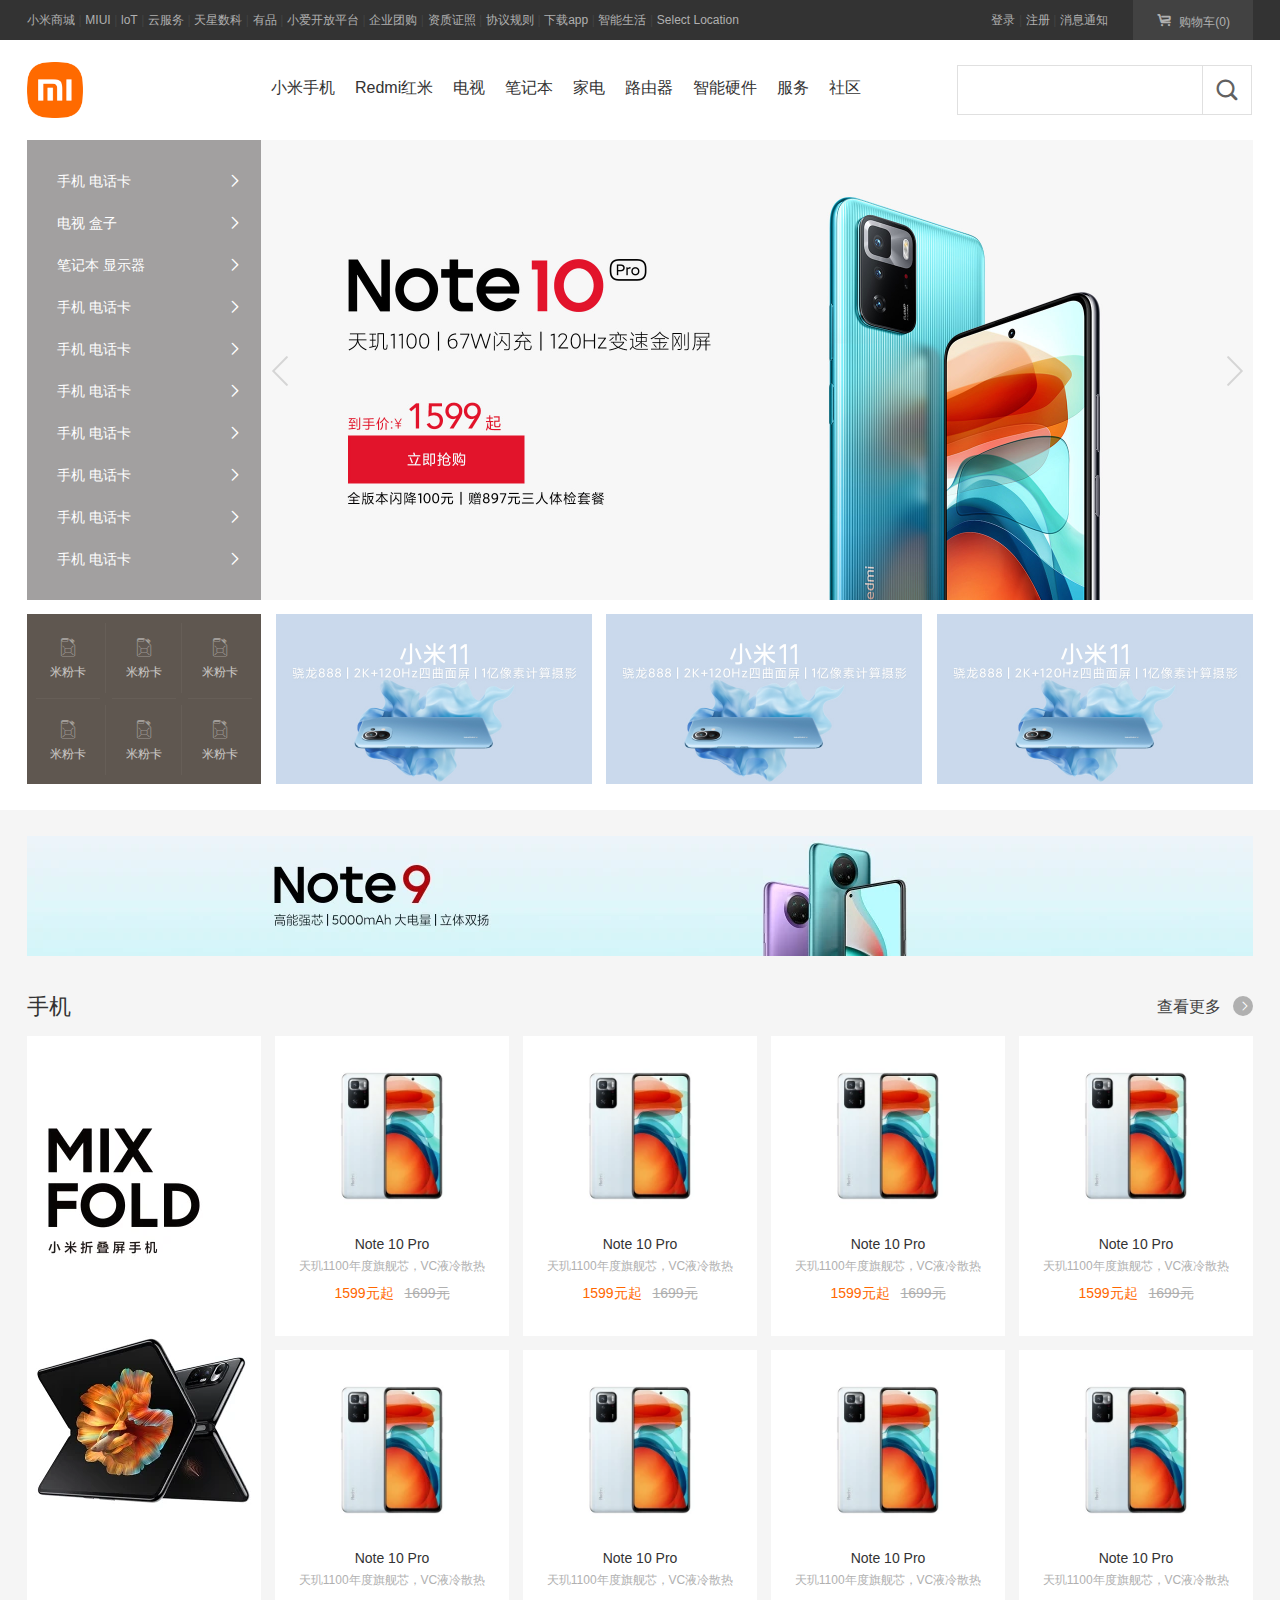
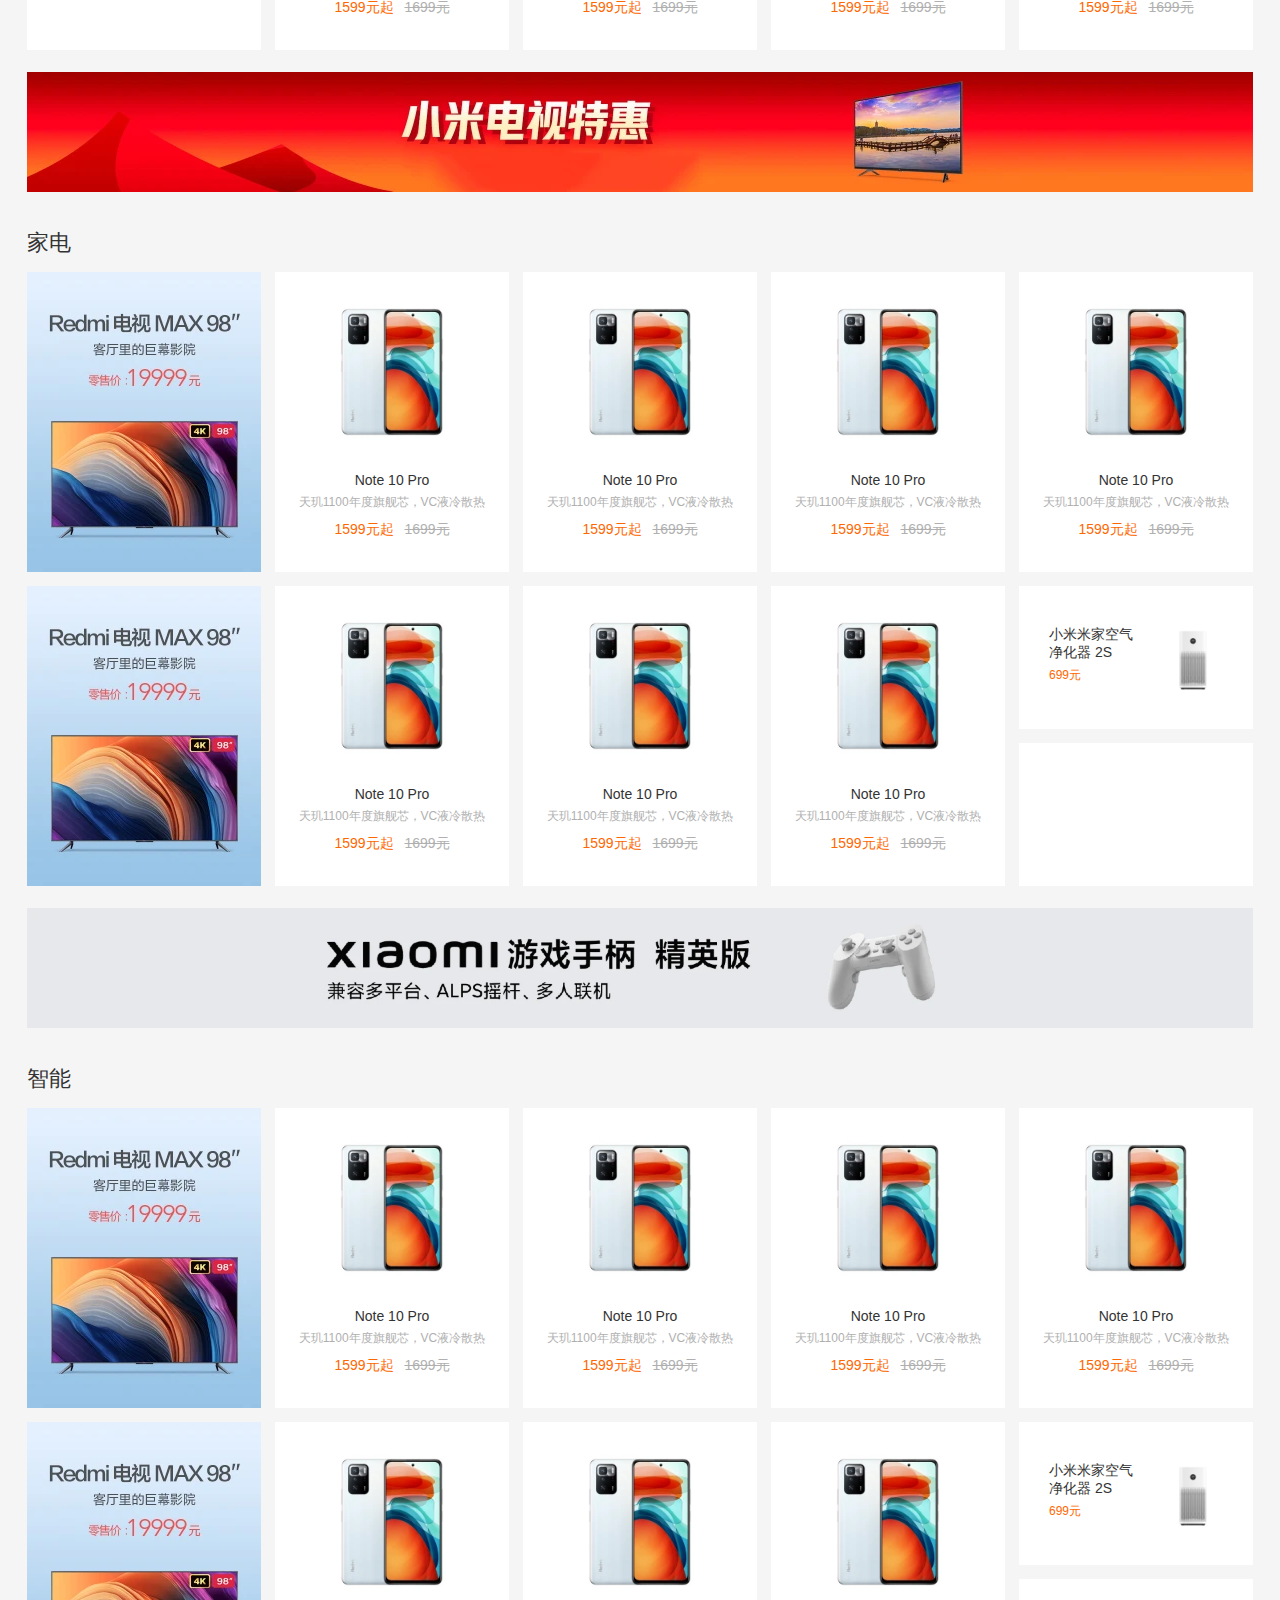
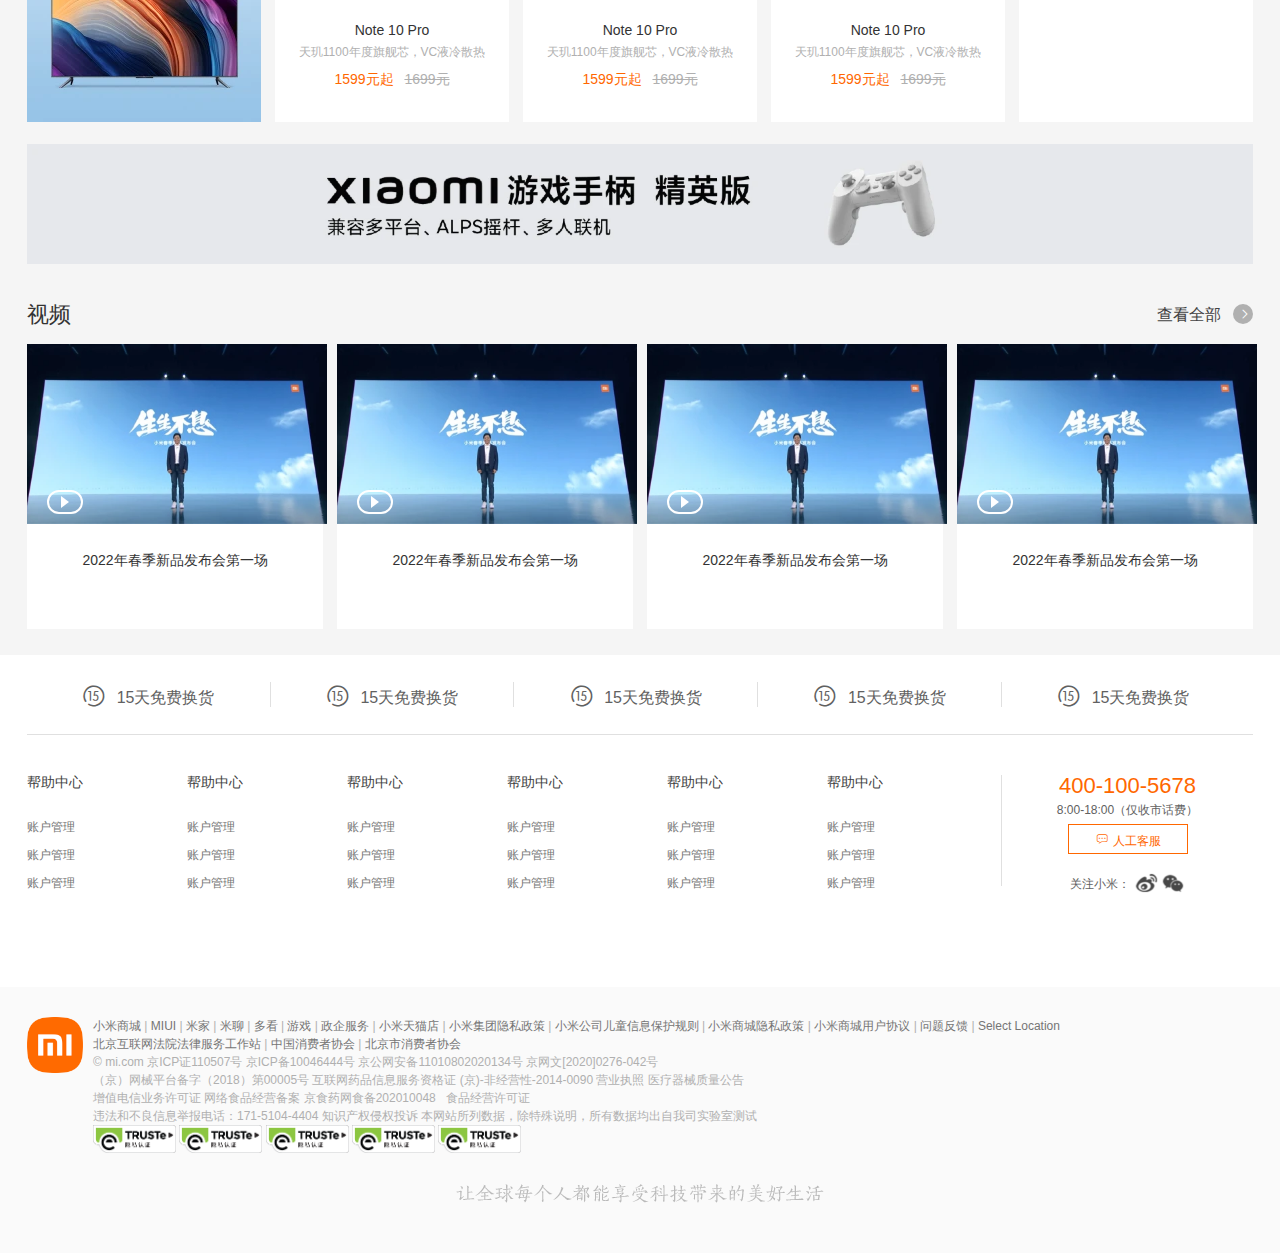
<file: index.html>
<!DOCTYPE html>
<html lang="en">
<head>
    <meta charset="UTF-8">
    <title>小米</title>
    <!--网页的图标-->
    <link rel="icon" href="images/favicon.ico">
    <!--全局样式-->
    <link rel="stylesheet" href="css/reset.css">
    <!--字体图标-->
    <link rel="stylesheet" href="font/iconfont.css">
    <!--自己的样式-->
    <link rel="stylesheet" href="css/mi.css">
</head>
<body>
<!--头部开始-->
<div class="header">
    <div class="wrap">
        <ul class="header-left">
            <li><a href="#">小米商城</a><span>|</span></li>
            <li><a href="#">MIUI</a><span>|</span></li>
            <li><a href="#">loT</a><span>|</span></li>
            <li><a href="#">云服务</a><span>|</span></li>
            <li><a href="#">天星数科</a><span>|</span></li>
            <li><a href="#">有品</a><span>|</span></li>
            <li><a href="#">小爱开放平台</a><span>|</span></li>
            <li><a href="#">企业团购</a><span>|</span></li>
            <li><a href="#">资质证照</a><span>|</span></li>
            <li><a href="#">协议规则</a><span>|</span></li>
            <li>
                <a href="#">下载app</a><span>|</span>
                <div class="download">
                    <a href="#">
                        <img src="images/78c30d4f259ed43ab20e810a522a6249.png" alt="">
                        <p>小米商城APP</p>
                    </a>
                </div>
                <div class="triangle"></div>
            </li>
            <li><a href="#">智能生活</a><span>|</span></li>
            <li><a href="#">Select Location</a></li>
        </ul>
        <ul class="header-right">
            <li><a href="#">登录</a><span>|</span></li>
            <li><a href="#">注册</a><span>|</span></li>
            <li><a href="#">消息通知</a></li>
            <li class="cart">
                <a href="#">
                    <i class="iconfont">&#xe653;</i>
                    购物车(0)
                </a>
                <div class="cart-list">
                    购物车中还没有商品，赶紧选购吧！
                </div>
            </li>
        </ul>
    </div>
</div>
<!--头部结束-->
<!--导航开始-->
<div class="nav">
    <div class="wrap">
        <div class="logo">
            <a href="#">
                <img src="images/logo-mi2.png" alt="">
            </a>
        </div>
        <div class="nav-bar">
            <ul>
                <li>
                    <a href="#">小米手机</a>
                    <div class="nav-bar-list">
                        <div class="wrap">
                            <ul>
                                <li>
                                    <a href="#">
                                        <div class="img-box">
                                            <img src="images/a1c45eadcedeb27b1cafca0359422da9.webp" alt="">
                                        </div>
                                        <p class="name1">小米11 Pro</p>
                                        <p class="price1">4499元起</p>
                                    </a>
                                </li>
                                <li>
                                    <a href="#">
                                        <div class="img-box">
                                            <img src="images/a1c45eadcedeb27b1cafca0359422da9.webp" alt="">
                                        </div>
                                        <p class="name1">小米11 Pro</p>
                                        <p class="price1">4499元起</p>
                                    </a>
                                </li>
                                <li>
                                    <a href="#">
                                        <div class="img-box">
                                            <img src="images/a1c45eadcedeb27b1cafca0359422da9.webp" alt="">
                                        </div>
                                        <p class="name1">小米11 Pro</p>
                                        <p class="price1">4499元起</p>
                                    </a>
                                </li>
                                <li>
                                    <a href="#">
                                        <div class="img-box">
                                            <img src="images/a1c45eadcedeb27b1cafca0359422da9.webp" alt="">
                                        </div>
                                        <p class="name1">小米11 Pro</p>
                                        <p class="price1">4499元起</p>
                                    </a>
                                </li>
                                <li>
                                    <a href="#">
                                        <div class="img-box">
                                            <img src="images/a1c45eadcedeb27b1cafca0359422da9.webp" alt="">
                                        </div>
                                        <p class="name1">小米11 Pro</p>
                                        <p class="price1">4499元起</p>
                                    </a>
                                </li>
                                <li>
                                    <a href="#">
                                        <div class="img-box">
                                            <img src="images/a1c45eadcedeb27b1cafca0359422da9.webp" alt="">
                                        </div>
                                        <p class="name1">小米11 Pro</p>
                                        <p class="price1">4499元起</p>
                                    </a>
                                </li>
                            </ul>
                        </div>
                    </div>
                </li>
                <li>
                    <a href="#">Redmi红米</a>
                    <div class="nav-bar-list">
                        <div class="wrap">
                            <ul>
                                <li>
                                    <a href="#">
                                        <div class="img-box">
                                            <img src="images/88bb84ff06f0ab467b859aeed36b817a.webp" alt="">
                                        </div>
                                        <p class="name1">小米11 Pro</p>
                                        <p class="price1">4499元起</p>
                                    </a>
                                </li>
                                <li>
                                    <a href="#">
                                        <div class="img-box">
                                            <img src="images/a1c45eadcedeb27b1cafca0359422da9.webp" alt="">
                                        </div>
                                        <p class="name1">小米11 Pro</p>
                                        <p class="price1">4499元起</p>
                                    </a>
                                </li>
                                <li>
                                    <a href="#">
                                        <div class="img-box">
                                            <img src="images/a1c45eadcedeb27b1cafca0359422da9.webp" alt="">
                                        </div>
                                        <p class="name1">小米11 Pro</p>
                                        <p class="price1">4499元起</p>
                                    </a>
                                </li>
                                <li>
                                    <a href="#">
                                        <div class="img-box">
                                            <img src="images/a1c45eadcedeb27b1cafca0359422da9.webp" alt="">
                                        </div>
                                        <p class="name1">小米11 Pro</p>
                                        <p class="price1">4499元起</p>
                                    </a>
                                </li>
                                <li>
                                    <a href="#">
                                        <div class="img-box">
                                            <img src="images/a1c45eadcedeb27b1cafca0359422da9.webp" alt="">
                                        </div>
                                        <p class="name1">小米11 Pro</p>
                                        <p class="price1">4499元起</p>
                                    </a>
                                </li>
                                <li>
                                    <a href="#">
                                        <div class="img-box">
                                            <img src="images/a1c45eadcedeb27b1cafca0359422da9.webp" alt="">
                                        </div>
                                        <p class="name1">小米11 Pro</p>
                                        <p class="price1">4499元起</p>
                                    </a>
                                </li>
                            </ul>
                        </div>
                    </div>
                </li>
                <li><a href="#">电视</a></li>
                <li><a href="#">笔记本</a></li>
                <li><a href="#">家电</a></li>
                <li><a href="#">路由器</a></li>
                <li><a href="#">智能硬件</a></li>
                <li><a href="#">服务</a></li>
                <li><a href="#">社区</a></li>
            </ul>
        </div>
        <div class="search">
            <input type="text">
            <a href="#" class="iconfont">&#xe63d;</a>
            <div class="search-list">
                <a href="#">全部商品</a>
                <a href="#">全部商品</a>
                <a href="#">全部商品</a>
                <a href="#">全部商品</a>
                <a href="#">全部商品</a>
                <a href="#">全部商品</a>
                <a href="#">全部商品</a>
                <a href="#">全部商品</a>
            </div>
        </div>
    </div>
</div>
<!--导航结束-->
<!--banner开始-->
<div class="banner">
    <div class="wrap">
        <div class="banner-box">

        </div>
        <div class="slide">
            <ul>
                <li>
                    <a href="#">手机 电话卡<i class="iconfont">&#xe658;</i></a>
                    <div class="slide-list">
                        <ul>
                            <li>
                                <a href="#">
                                    <img src="images/4a7a4f24061860901f724b6ba6d75fd9.webp" alt="">
                                    <span>小米10</span>
                                </a>
                            </li>
                            <li>
                                <a href="#">
                                    <img src="images/4a7a4f24061860901f724b6ba6d75fd9.webp" alt="">
                                    <span>小米10</span>
                                </a>
                            </li>
                            <li>
                                <a href="#">
                                    <img src="images/4a7a4f24061860901f724b6ba6d75fd9.webp" alt="">
                                    <span>小米10</span>
                                </a>
                            </li>
                            <li>
                                <a href="#">
                                    <img src="images/4a7a4f24061860901f724b6ba6d75fd9.webp" alt="">
                                    <span>小米10</span>
                                </a>
                            </li>
                            <li>
                                <a href="#">
                                    <img src="images/4a7a4f24061860901f724b6ba6d75fd9.webp" alt="">
                                    <span>小米10</span>
                                </a>
                            </li>
                            <li>
                                <a href="#">
                                    <img src="images/4a7a4f24061860901f724b6ba6d75fd9.webp" alt="">
                                    <span>小米10</span>
                                </a>
                            </li>
                        </ul>
                        <ul>
                            <li>
                                <a href="#">
                                    <img src="images/4a7a4f24061860901f724b6ba6d75fd9.webp" alt="">
                                    <span>小米10</span>
                                </a>
                            </li>
                            <li>
                                <a href="#">
                                    <img src="images/4a7a4f24061860901f724b6ba6d75fd9.webp" alt="">
                                    <span>小米10</span>
                                </a>
                            </li>
                            <li>
                                <a href="#">
                                    <img src="images/4a7a4f24061860901f724b6ba6d75fd9.webp" alt="">
                                    <span>小米10</span>
                                </a>
                            </li>
                            <li>
                                <a href="#">
                                    <img src="images/4a7a4f24061860901f724b6ba6d75fd9.webp" alt="">
                                    <span>小米10</span>
                                </a>
                            </li>
                            <li>
                                <a href="#">
                                    <img src="images/4a7a4f24061860901f724b6ba6d75fd9.webp" alt="">
                                    <span>小米10</span>
                                </a>
                            </li>
                            <li>
                                <a href="#">
                                    <img src="images/4a7a4f24061860901f724b6ba6d75fd9.webp" alt="">
                                    <span>小米10</span>
                                </a>
                            </li>
                        </ul>
                        <ul>
                            <li>
                                <a href="#">
                                    <img src="images/4a7a4f24061860901f724b6ba6d75fd9.webp" alt="">
                                    <span>小米10</span>
                                </a>
                            </li>
                            <li>
                                <a href="#">
                                    <img src="images/4a7a4f24061860901f724b6ba6d75fd9.webp" alt="">
                                    <span>小米10</span>
                                </a>
                            </li>
                            <li>
                                <a href="#">
                                    <img src="images/4a7a4f24061860901f724b6ba6d75fd9.webp" alt="">
                                    <span>小米10</span>
                                </a>
                            </li>
                            <li>
                                <a href="#">
                                    <img src="images/4a7a4f24061860901f724b6ba6d75fd9.webp" alt="">
                                    <span>小米10</span>
                                </a>
                            </li>
                            <li>
                                <a href="#">
                                    <img src="images/4a7a4f24061860901f724b6ba6d75fd9.webp" alt="">
                                    <span>小米10</span>
                                </a>
                            </li>
                            <li>
                                <a href="#">
                                    <img src="images/4a7a4f24061860901f724b6ba6d75fd9.webp" alt="">
                                    <span>小米10</span>
                                </a>
                            </li>
                        </ul>
                        <ul>
                            <li>
                                <a href="#">
                                    <img src="images/4a7a4f24061860901f724b6ba6d75fd9.webp" alt="">
                                    <span>小米10</span>
                                </a>
                            </li>
                            <li>
                                <a href="#">
                                    <img src="images/4a7a4f24061860901f724b6ba6d75fd9.webp" alt="">
                                    <span>小米10</span>
                                </a>
                            </li>
                            <li>
                                <a href="#">
                                    <img src="images/4a7a4f24061860901f724b6ba6d75fd9.webp" alt="">
                                    <span>小米10</span>
                                </a>
                            </li>
                            <li>
                                <a href="#">
                                    <img src="images/4a7a4f24061860901f724b6ba6d75fd9.webp" alt="">
                                    <span>小米10</span>
                                </a>
                            </li>
                            <li>
                                <a href="#">
                                    <img src="images/4a7a4f24061860901f724b6ba6d75fd9.webp" alt="">
                                    <span>小米10</span>
                                </a>
                            </li>
                            <li>
                                <a href="#">
                                    <img src="images/4a7a4f24061860901f724b6ba6d75fd9.webp" alt="">
                                    <span>小米10</span>
                                </a>
                            </li>
                        </ul>
                    </div>
                </li>
                <li>
                    <a href="#">电视 盒子<i class="iconfont">&#xe658;</i></a>
                    <div class="slide-list">
                        <ul>
                            <li>
                                <a href="#">
                                    <img src="images/37576cef378ef2805c20b9ab2a9d6d3d.webp" alt="">
                                    <span>小米透明电视</span>
                                </a>
                            </li>
                            <li>
                                <a href="#">
                                    <img src="images/4a7a4f24061860901f724b6ba6d75fd9.webp" alt="">
                                    <span>小米10</span>
                                </a>
                            </li>
                            <li>
                                <a href="#">
                                    <img src="images/4a7a4f24061860901f724b6ba6d75fd9.webp" alt="">
                                    <span>小米10</span>
                                </a>
                            </li>
                            <li>
                                <a href="#">
                                    <img src="images/4a7a4f24061860901f724b6ba6d75fd9.webp" alt="">
                                    <span>小米10</span>
                                </a>
                            </li>
                            <li>
                                <a href="#">
                                    <img src="images/4a7a4f24061860901f724b6ba6d75fd9.webp" alt="">
                                    <span>小米10</span>
                                </a>
                            </li>
                            <li>
                                <a href="#">
                                    <img src="images/4a7a4f24061860901f724b6ba6d75fd9.webp" alt="">
                                    <span>小米10</span>
                                </a>
                            </li>
                        </ul>
                        <ul>
                            <li>
                                <a href="#">
                                    <img src="images/4a7a4f24061860901f724b6ba6d75fd9.webp" alt="">
                                    <span>小米10</span>
                                </a>
                            </li>
                            <li>
                                <a href="#">
                                    <img src="images/4a7a4f24061860901f724b6ba6d75fd9.webp" alt="">
                                    <span>小米10</span>
                                </a>
                            </li>
                            <li>
                                <a href="#">
                                    <img src="images/4a7a4f24061860901f724b6ba6d75fd9.webp" alt="">
                                    <span>小米10</span>
                                </a>
                            </li>
                            <li>
                                <a href="#">
                                    <img src="images/4a7a4f24061860901f724b6ba6d75fd9.webp" alt="">
                                    <span>小米10</span>
                                </a>
                            </li>
                            <li>
                                <a href="#">
                                    <img src="images/4a7a4f24061860901f724b6ba6d75fd9.webp" alt="">
                                    <span>小米10</span>
                                </a>
                            </li>
                            <li>
                                <a href="#">
                                    <img src="images/4a7a4f24061860901f724b6ba6d75fd9.webp" alt="">
                                    <span>小米10</span>
                                </a>
                            </li>
                        </ul>
                        <ul>
                            <li>
                                <a href="#">
                                    <img src="images/4a7a4f24061860901f724b6ba6d75fd9.webp" alt="">
                                    <span>小米10</span>
                                </a>
                            </li>
                            <li>
                                <a href="#">
                                    <img src="images/4a7a4f24061860901f724b6ba6d75fd9.webp" alt="">
                                    <span>小米10</span>
                                </a>
                            </li>
                            <li>
                                <a href="#">
                                    <img src="images/4a7a4f24061860901f724b6ba6d75fd9.webp" alt="">
                                    <span>小米10</span>
                                </a>
                            </li>
                            <li>
                                <a href="#">
                                    <img src="images/4a7a4f24061860901f724b6ba6d75fd9.webp" alt="">
                                    <span>小米10</span>
                                </a>
                            </li>
                            <li>
                                <a href="#">
                                    <img src="images/4a7a4f24061860901f724b6ba6d75fd9.webp" alt="">
                                    <span>小米10</span>
                                </a>
                            </li>
                            <li>
                                <a href="#">
                                    <img src="images/4a7a4f24061860901f724b6ba6d75fd9.webp" alt="">
                                    <span>小米10</span>
                                </a>
                            </li>
                        </ul>
                        <ul>
                            <li>
                                <a href="#">
                                    <img src="images/4a7a4f24061860901f724b6ba6d75fd9.webp" alt="">
                                    <span>小米10</span>
                                </a>
                            </li>
                            <li>
                                <a href="#">
                                    <img src="images/4a7a4f24061860901f724b6ba6d75fd9.webp" alt="">
                                    <span>小米10</span>
                                </a>
                            </li>
                            <li>
                                <a href="#">
                                    <img src="images/4a7a4f24061860901f724b6ba6d75fd9.webp" alt="">
                                    <span>小米10</span>
                                </a>
                            </li>
                            <li>
                                <a href="#">
                                    <img src="images/4a7a4f24061860901f724b6ba6d75fd9.webp" alt="">
                                    <span>小米10</span>
                                </a>
                            </li>
                            <li>
                                <a href="#">
                                    <img src="images/4a7a4f24061860901f724b6ba6d75fd9.webp" alt="">
                                    <span>小米10</span>
                                </a>
                            </li>
                            <li>
                                <a href="#">
                                    <img src="images/4a7a4f24061860901f724b6ba6d75fd9.webp" alt="">
                                    <span>小米10</span>
                                </a>
                            </li>
                        </ul>
                    </div>
                </li>
                <li>
                    <a href="#">笔记本 显示器<i class="iconfont">&#xe658;</i></a>
                    <div class="slide-list slide-list1">
                        <ul>
                            <li>
                                <a href="#">
                                    <img src="images/37576cef378ef2805c20b9ab2a9d6d3d.webp" alt="">
                                    <span>小米透明电视</span>
                                </a>
                            </li>
                            <li>
                                <a href="#">
                                    <img src="images/4a7a4f24061860901f724b6ba6d75fd9.webp" alt="">
                                    <span>小米10</span>
                                </a>
                            </li>
                            <li>
                                <a href="#">
                                    <img src="images/4a7a4f24061860901f724b6ba6d75fd9.webp" alt="">
                                    <span>小米10</span>
                                </a>
                            </li>
                            <li>
                                <a href="#">
                                    <img src="images/4a7a4f24061860901f724b6ba6d75fd9.webp" alt="">
                                    <span>小米10</span>
                                </a>
                            </li>
                            <li>
                                <a href="#">
                                    <img src="images/4a7a4f24061860901f724b6ba6d75fd9.webp" alt="">
                                    <span>小米10</span>
                                </a>
                            </li>
                            <li>
                                <a href="#">
                                    <img src="images/4a7a4f24061860901f724b6ba6d75fd9.webp" alt="">
                                    <span>小米10</span>
                                </a>
                            </li>
                        </ul>
                        <ul>
                            <li>
                                <a href="#">
                                    <img src="images/4a7a4f24061860901f724b6ba6d75fd9.webp" alt="">
                                    <span>小米10</span>
                                </a>
                            </li>
                            <li>
                                <a href="#">
                                    <img src="images/4a7a4f24061860901f724b6ba6d75fd9.webp" alt="">
                                    <span>小米10</span>
                                </a>
                            </li>
                            <li>
                                <a href="#">
                                    <img src="images/4a7a4f24061860901f724b6ba6d75fd9.webp" alt="">
                                    <span>小米10</span>
                                </a>
                            </li>
                            <li>
                                <a href="#">
                                    <img src="images/4a7a4f24061860901f724b6ba6d75fd9.webp" alt="">
                                    <span>小米10</span>
                                </a>
                            </li>
                            <li>
                                <a href="#">
                                    <img src="images/4a7a4f24061860901f724b6ba6d75fd9.webp" alt="">
                                    <span>小米10</span>
                                </a>
                            </li>
                            <li>
                                <a href="#">
                                    <img src="images/4a7a4f24061860901f724b6ba6d75fd9.webp" alt="">
                                    <span>小米10</span>
                                </a>
                            </li>
                        </ul>
                        <ul>
                            <li>
                                <a href="#">
                                    <img src="images/4a7a4f24061860901f724b6ba6d75fd9.webp" alt="">
                                    <span>小米10</span>
                                </a>
                            </li>
                            <li>
                                <a href="#">
                                    <img src="images/4a7a4f24061860901f724b6ba6d75fd9.webp" alt="">
                                    <span>小米10</span>
                                </a>
                            </li>
                            <li>
                                <a href="#">
                                    <img src="images/4a7a4f24061860901f724b6ba6d75fd9.webp" alt="">
                                    <span>小米10</span>
                                </a>
                            </li>
                            <li>
                                <a href="#">
                                    <img src="images/4a7a4f24061860901f724b6ba6d75fd9.webp" alt="">
                                    <span>小米10</span>
                                </a>
                            </li>
                        </ul>
                    </div>
                </li>
                <li><a href="#">手机 电话卡<i class="iconfont">&#xe658;</i></a></li>
                <li><a href="#">手机 电话卡<i class="iconfont">&#xe658;</i></a></li>
                <li><a href="#">手机 电话卡<i class="iconfont">&#xe658;</i></a></li>
                <li><a href="#">手机 电话卡<i class="iconfont">&#xe658;</i></a></li>
                <li><a href="#">手机 电话卡<i class="iconfont">&#xe658;</i></a></li>
                <li><a href="#">手机 电话卡<i class="iconfont">&#xe658;</i></a></li>
                <li><a href="#">手机 电话卡<i class="iconfont">&#xe658;</i></a></li>
            </ul>

        </div>
        <div class="prev"></div>
        <div class="next"></div>
    </div>
</div>
<!--banner结束-->
<!--广告开始-->
<div class="adv">
    <div class="wrap">
        <div class="adv-aside">
            <ul>
                <li class="row col">
                    <a href="">
                        <i class="iconfont">&#xe733;</i>
                        <p>米粉卡</p>
                    </a>
                </li>
                <li class="row col">
                    <a href="">
                        <i class="iconfont">&#xe733;</i>
                        <p>米粉卡</p>
                    </a>
                </li>
                <li class="row">
                    <a href="">
                        <i class="iconfont">&#xe733;</i>
                        <p>米粉卡</p>
                    </a>
                </li>
                <li class="col">
                    <a href="">
                        <i class="iconfont">&#xe733;</i>
                        <p>米粉卡</p>
                    </a>
                </li>
                <li class="col">
                    <a href="">
                        <i class="iconfont">&#xe733;</i>
                        <p>米粉卡</p>
                    </a>
                </li>
                <li>
                    <a href="">
                        <i class="iconfont">&#xe733;</i>
                        <p>米粉卡</p>
                    </a>
                </li>
            </ul>
        </div>
        <div class="adv-img">
            <a href="#">
                <img src="images/b30177d629bfbe2fb42251c1b8538f7b.jpg" alt="">
            </a>
        </div>
        <div class="adv-img">
            <a href="#">
                <img src="images/b30177d629bfbe2fb42251c1b8538f7b.jpg" alt="">
            </a>
        </div>
        <div class="adv-img">
            <a href="#">
                <img src="images/b30177d629bfbe2fb42251c1b8538f7b.jpg" alt="">
            </a>
        </div>
    </div>
</div>
<!--广告结束-->
<!--主体开始-->
<div class="container">
    <div class="wrap">
        <!--手机开始-->
        <div class="phone">
            <div class="home-banner-box">
                <a href="#">
                    <img src="images/431e5fd6bfd1b67d096928248be18303.webp" alt="">
                </a>

            </div>
            <h2 class="title">手机
                <a href="#" class="more">查看更多 <i class="iconfont">&#xe616;</i></a>
            </h2>
            <div class="home-box">
                <div class="home-box-left home-box-left1">
                    <a href="#">
                        <img src="images/c583f2edc613f1be20fa415910b13ce3.webp" alt="">
                    </a>
                </div>
                <div class="home-box-right">
                    <ul>
                        <li class="items">
                            <a href="#">
                                <img src="images/61454401f855cf5ed64747a6ac04bae5.webp" alt="" class="img1">
                                <p class="name2">Note 10 Pro</p>
                                <p class="desc2">天玑1100年度旗舰芯，VC液冷散热</p>
                                <p class="price2">1599元起
                                    <del>1699元</del>
                                </p>
                            </a>
                        </li>
                        <li class="items">
                            <a href="#">
                                <img src="images/61454401f855cf5ed64747a6ac04bae5.webp" alt="" class="img1">
                                <p class="name2">Note 10 Pro</p>
                                <p class="desc2">天玑1100年度旗舰芯，VC液冷散热</p>
                                <p class="price2">1599元起
                                    <del>1699元</del>
                                </p>
                            </a>
                        </li>
                        <li class="items">
                            <a href="#">
                                <img src="images/61454401f855cf5ed64747a6ac04bae5.webp" alt="" class="img1">
                                <p class="name2">Note 10 Pro</p>
                                <p class="desc2">天玑1100年度旗舰芯，VC液冷散热</p>
                                <p class="price2">1599元起
                                    <del>1699元</del>
                                </p>
                            </a>
                        </li>
                        <li class="items">
                            <a href="#">
                                <img src="images/61454401f855cf5ed64747a6ac04bae5.webp" alt="" class="img1">
                                <p class="name2">Note 10 Pro</p>
                                <p class="desc2">天玑1100年度旗舰芯，VC液冷散热</p>
                                <p class="price2">1599元起
                                    <del>1699元</del>
                                </p>
                            </a>
                        </li>
                        <li class="items">
                            <a href="#">
                                <img src="images/61454401f855cf5ed64747a6ac04bae5.webp" alt="" class="img1">
                                <p class="name2">Note 10 Pro</p>
                                <p class="desc2">天玑1100年度旗舰芯，VC液冷散热</p>
                                <p class="price2">1599元起
                                    <del>1699元</del>
                                </p>
                            </a>
                        </li>
                        <li class="items">
                            <a href="#">
                                <img src="images/61454401f855cf5ed64747a6ac04bae5.webp" alt="" class="img1">
                                <p class="name2">Note 10 Pro</p>
                                <p class="desc2">天玑1100年度旗舰芯，VC液冷散热</p>
                                <p class="price2">1599元起
                                    <del>1699元</del>
                                </p>
                            </a>
                        </li>
                        <li class="items">
                            <a href="#">
                                <img src="images/61454401f855cf5ed64747a6ac04bae5.webp" alt="" class="img1">
                                <p class="name2">Note 10 Pro</p>
                                <p class="desc2">天玑1100年度旗舰芯，VC液冷散热</p>
                                <p class="price2">1599元起
                                    <del>1699元</del>
                                </p>
                            </a>
                        </li>
                        <li class="items">
                            <a href="#">
                                <img src="images/61454401f855cf5ed64747a6ac04bae5.webp" alt="" class="img1">
                                <p class="name2">Note 10 Pro</p>
                                <p class="desc2">天玑1100年度旗舰芯，VC液冷散热</p>
                                <p class="price2">1599元起
                                    <del>1699元</del>
                                </p>
                            </a>
                        </li>
                    </ul>
                </div>
            </div>
        </div>
        <!--手机结束-->
        <!--家电开始-->
        <div class="ele">
            <div class="home-banner-box">
                <a href="#">
                    <img src="images/41d16e66381cfeda7b6b39ab67678d5e.webp" alt="">
                </a>

            </div>
            <h2 class="title">家电</h2>
            <div class="home-box">
                <div class="home-box-left">
                    <ul>
                        <li class="items">
                            <a href="#">
                                <img src="images/116fc43816b87192be4e67cf762e8da5.webp" alt="">
                            </a>
                        </li>
                        <li class="items">
                            <a href="#">
                                <img src="images/116fc43816b87192be4e67cf762e8da5.webp" alt="">
                            </a>
                        </li>
                    </ul>
                </div>
                <div class="home-box-right">
                    <ul>
                        <li class="items">
                            <a href="#">
                                <img src="images/61454401f855cf5ed64747a6ac04bae5.webp" alt="" class="img1">
                                <p class="name2">Note 10 Pro</p>
                                <p class="desc2">天玑1100年度旗舰芯，VC液冷散热</p>
                                <p class="price2">1599元起
                                    <del>1699元</del>
                                </p>
                            </a>
                        </li>
                        <li class="items">
                            <a href="#">
                                <img src="images/61454401f855cf5ed64747a6ac04bae5.webp" alt="" class="img1">
                                <p class="name2">Note 10 Pro</p>
                                <p class="desc2">天玑1100年度旗舰芯，VC液冷散热</p>
                                <p class="price2">1599元起
                                    <del>1699元</del>
                                </p>
                            </a>
                        </li>
                        <li class="items">
                            <a href="#">
                                <img src="images/61454401f855cf5ed64747a6ac04bae5.webp" alt="" class="img1">
                                <p class="name2">Note 10 Pro</p>
                                <p class="desc2">天玑1100年度旗舰芯，VC液冷散热</p>
                                <p class="price2">1599元起
                                    <del>1699元</del>
                                </p>
                            </a>
                        </li>
                        <li class="items">
                            <a href="#">
                                <img src="images/61454401f855cf5ed64747a6ac04bae5.webp" alt="" class="img1">
                                <p class="name2">Note 10 Pro</p>
                                <p class="desc2">天玑1100年度旗舰芯，VC液冷散热</p>
                                <p class="price2">1599元起
                                    <del>1699元</del>
                                </p>
                            </a>
                        </li>
                        <li class="items">
                            <a href="#">
                                <img src="images/61454401f855cf5ed64747a6ac04bae5.webp" alt="" class="img1">
                                <p class="name2">Note 10 Pro</p>
                                <p class="desc2">天玑1100年度旗舰芯，VC液冷散热</p>
                                <p class="price2">1599元起
                                    <del>1699元</del>
                                </p>
                            </a>
                        </li>
                        <li class="items">
                            <a href="#">
                                <img src="images/61454401f855cf5ed64747a6ac04bae5.webp" alt="" class="img1">
                                <p class="name2">Note 10 Pro</p>
                                <p class="desc2">天玑1100年度旗舰芯，VC液冷散热</p>
                                <p class="price2">1599元起
                                    <del>1699元</del>
                                </p>
                            </a>
                        </li>
                        <li class="items">
                            <a href="#">
                                <img src="images/61454401f855cf5ed64747a6ac04bae5.webp" alt="" class="img1">
                                <p class="name2">Note 10 Pro</p>
                                <p class="desc2">天玑1100年度旗舰芯，VC液冷散热</p>
                                <p class="price2">1599元起
                                    <del>1699元</del>
                                </p>
                            </a>
                        </li>
                        <li class="last-items">
                            <div>
                                <a href="#">
                                    <div class="items-text">
                                        <p>小米米家空气净化器 2S</p>
                                        <p>699元</p>
                                    </div>
                                    <img src="images/d5a39c5e-28e7-f4c1-57fd-59933f26032b!100x100.jpg" alt="">
                                </a>
                            </div>
                            <div></div>
                        </li>
                    </ul>
                </div>
            </div>
        </div>
        <!--家电结束-->
        <!--智能开始-->
        <div class="ele">
            <div class="home-banner-box">
                <a href="#">
                    <img src="images/8479bfe7cf1e4531c4d8d26c7dd89161.webp" alt="">
                </a>

            </div>
            <h2 class="title">智能</h2>
            <div class="home-box">
                <div class="home-box-left">
                    <ul>
                        <li class="items">
                            <a href="#">
                                <img src="images/116fc43816b87192be4e67cf762e8da5.webp" alt="">
                            </a>
                        </li>
                        <li class="items">
                            <a href="#">
                                <img src="images/116fc43816b87192be4e67cf762e8da5.webp" alt="">
                            </a>
                        </li>
                    </ul>
                </div>
                <div class="home-box-right">
                    <ul>
                        <li class="items">
                            <a href="#">
                                <img src="images/61454401f855cf5ed64747a6ac04bae5.webp" alt="" class="img1">
                                <p class="name2">Note 10 Pro</p>
                                <p class="desc2">天玑1100年度旗舰芯，VC液冷散热</p>
                                <p class="price2">1599元起
                                    <del>1699元</del>
                                </p>
                            </a>
                        </li>
                        <li class="items">
                            <a href="#">
                                <img src="images/61454401f855cf5ed64747a6ac04bae5.webp" alt="" class="img1">
                                <p class="name2">Note 10 Pro</p>
                                <p class="desc2">天玑1100年度旗舰芯，VC液冷散热</p>
                                <p class="price2">1599元起
                                    <del>1699元</del>
                                </p>
                            </a>
                        </li>
                        <li class="items">
                            <a href="#">
                                <img src="images/61454401f855cf5ed64747a6ac04bae5.webp" alt="" class="img1">
                                <p class="name2">Note 10 Pro</p>
                                <p class="desc2">天玑1100年度旗舰芯，VC液冷散热</p>
                                <p class="price2">1599元起
                                    <del>1699元</del>
                                </p>
                            </a>
                        </li>
                        <li class="items">
                            <a href="#">
                                <img src="images/61454401f855cf5ed64747a6ac04bae5.webp" alt="" class="img1">
                                <p class="name2">Note 10 Pro</p>
                                <p class="desc2">天玑1100年度旗舰芯，VC液冷散热</p>
                                <p class="price2">1599元起
                                    <del>1699元</del>
                                </p>
                            </a>
                        </li>
                        <li class="items">
                            <a href="#">
                                <img src="images/61454401f855cf5ed64747a6ac04bae5.webp" alt="" class="img1">
                                <p class="name2">Note 10 Pro</p>
                                <p class="desc2">天玑1100年度旗舰芯，VC液冷散热</p>
                                <p class="price2">1599元起
                                    <del>1699元</del>
                                </p>
                            </a>
                        </li>
                        <li class="items">
                            <a href="#">
                                <img src="images/61454401f855cf5ed64747a6ac04bae5.webp" alt="" class="img1">
                                <p class="name2">Note 10 Pro</p>
                                <p class="desc2">天玑1100年度旗舰芯，VC液冷散热</p>
                                <p class="price2">1599元起
                                    <del>1699元</del>
                                </p>
                            </a>
                        </li>
                        <li class="items">
                            <a href="#">
                                <img src="images/61454401f855cf5ed64747a6ac04bae5.webp" alt="" class="img1">
                                <p class="name2">Note 10 Pro</p>
                                <p class="desc2">天玑1100年度旗舰芯，VC液冷散热</p>
                                <p class="price2">1599元起
                                    <del>1699元</del>
                                </p>
                            </a>
                        </li>
                        <li class="last-items">
                            <div>
                                <a href="#">
                                    <div class="items-text">
                                        <p>小米米家空气净化器 2S</p>
                                        <p>699元</p>
                                    </div>
                                    <img src="images/d5a39c5e-28e7-f4c1-57fd-59933f26032b!100x100.jpg" alt="">
                                </a>
                            </div>
                            <div></div>
                        </li>
                    </ul>
                </div>
            </div>
        </div>
        <!--智能结束-->


        <!-- 视频开始 -->
          <div class="video">
            <div class="home-banner-box">
                <a href="#">
                    <img src="images/8479bfe7cf1e4531c4d8d26c7dd89161.webp" alt="">
                </a>

            </div>
            <h2 class="title">视频
                <a href="#" class="more">查看全部 <i class="iconfont">&#xe616;</i></a>
            </h2>
            <div class="video-box">
                <ul>
                    <li class="video-items">
                        <a href="#">
                            <div class="video-img">
                                <img src="images/e74c4ff741bcdfc5b28a48a43e4edc6d (1).webp" alt="">
                                <div class="play">
                                    <span></span>
                                </div>
                            </div>
                            <p>2022年春季新品发布会第一场</p>

                        </a></li>
                    <li class="video-items">
                        <a href="#">
                            <div class="video-img">
                                <img src="images/e74c4ff741bcdfc5b28a48a43e4edc6d (1).webp" alt="">
                                <div class="play">
                                    <span></span>
                                </div>
                            </div>
                            <p>2022年春季新品发布会第一场</p>

                        </a></li>
                    <li class="video-items">
                        <a href="#">
                            <div class="video-img">
                                <img src="images/e74c4ff741bcdfc5b28a48a43e4edc6d (1).webp" alt="">
                                <div class="play">
                                    <span></span>
                                </div>
                            </div>
                            <p>2022年春季新品发布会第一场</p>

                        </a></li>
                    <li class="video-items">
                        <a href="#">
                            <div class="video-img">
                                <img src="images/e74c4ff741bcdfc5b28a48a43e4edc6d (1).webp" alt="">
                                <div class="play">
                                    <span></span>
                                </div>
                            </div>
                            <p>2022年春季新品发布会第一场</p>
                        </a></li>
                </ul>
            </div>
          </div>
        <!-- 视频结束 -->
     </div>
    </div>
<!--主体结束  -->


<!-- 页脚开始 -->
<div class="footer">
    <div class="site-footer">
        <div class="wrap">
            <div class="footer-service">
                <ul>
                    <li>
                        <a href="#">
                            <i class="iconfont">&#xe606;</i>
                            <span>15天免费换货</span>
                        </a>
                    </li>
                    <li>
                        <a href="#">
                            <i class="iconfont">&#xe606;</i>
                            <span>15天免费换货</span>
                        </a>
                    </li>
                    <li>
                        <a href="#">
                            <i class="iconfont">&#xe606;</i>
                            <span>15天免费换货</span>
                        </a>
                    </li>
                    <li>
                        <a href="#">
                            <i class="iconfont">&#xe606;</i>
                            <span>15天免费换货</span>
                        </a>
                    </li>
                    <li>
                        <a href="#">
                            <i class="iconfont">&#xe606;</i>
                            <span>15天免费换货</span>
                        </a>
                    </li>
                </ul>
            </div>
            <div class="footer-links">
                <ul>
                    <li>帮助中心</li>
                    <li><a href="#">账户管理</a></li>
                    <li><a href="#">账户管理</a></li>
                    <li><a href="#">账户管理</a></li>
                </ul>
                <ul>
                    <li>帮助中心</li>
                    <li><a href="#">账户管理</a></li>
                    <li><a href="#">账户管理</a></li>
                    <li><a href="#">账户管理</a></li>
                </ul>
                <ul>
                    <li>帮助中心</li>
                    <li><a href="#">账户管理</a></li>
                    <li><a href="#">账户管理</a></li>
                    <li><a href="#">账户管理</a></li>
                </ul>
                <ul>
                    <li>帮助中心</li>
                    <li><a href="#">账户管理</a></li>
                    <li><a href="#">账户管理</a></li>
                    <li><a href="#">账户管理</a></li>
                </ul>
                <ul>
                    <li>帮助中心</li>
                    <li><a href="#">账户管理</a></li>
                    <li><a href="#">账户管理</a></li>
                    <li><a href="#">账户管理</a></li>
                </ul>
                <ul>
                    <li>帮助中心</li>
                    <li><a href="#">账户管理</a></li>
                    <li><a href="#">账户管理</a></li>
                    <li><a href="#">账户管理</a></li>
                </ul>
                <div class="contact">
                    <p class="tel">400-100-5678</p>
                    <p class="time">8:00-18:00（仅收市话费）</p>
                    <a href="#" class="kefu">
                        <i class="iconfont">&#xe710;</i>
                        人工客服
                    </a>
                    <p class="follow">
                        关注小米：
                        <span class="wb"></span>
                        <span class="wx"></span>
                        <img src="images/wx-img.png" alt="" class="wx-img">
                    </p>
                </div>
            </div>
        </div>
    </div>
    <div class="site-info">
        <div class="wrap">
            <div class="footer-logo">
                <img src="images/logo-mi2.png" alt=""> </div>
            </div>
            <div class="sites">
                <p>                <a rel="nofollow" href="//www.mi.com/index.html" target="_blank">小米商城</a>
                    <span class="sep">|</span>
                    <a rel="nofollow" href="//www.miui.com/" target="_blank">MIUI</a>
                    <span class="sep">|</span>
                    <a rel="nofollow" href="//home.mi.com/index.html" target="_blank">米家</a>
                    <span class="sep">|</span>
                    <a rel="nofollow" href="http://www.miliao.com/" target="_blank">米聊</a>
                    <span class="sep">|</span>
                    <a rel="nofollow" href="//www.duokan.com/" target="_blank">多看</a>
                    <span class="sep">|</span>
                    <a rel="nofollow" href="//game.xiaomi.com/" target="_blank">游戏</a>
                    <span class="sep">|</span>
                    <a rel="nofollow" href="//b.mi.com/?client_id=180100031058&masid=17409.0358" target="_blank">政企服务</a>
                    <span class="sep">|</span>
                    <a rel="nofollow" href="//xiaomi.tmall.com/" target="_blank">小米天猫店</a>
                    <span class="sep">|</span>
                    <a rel="nofollow" href="//privacy.mi.com/all/zh_CN/" target="_blank">小米集团隐私政策</a>
                    <span class="sep">|</span>
                    <a rel="nofollow" href="//cdn.cnbj1.fds.api.mi-img.com/mi-mall/f516fe9e2c01.html" target="_blank">小米公司儿童信息保护规则</a>
                    <span class="sep">|</span>
                    <a rel="nofollow" href="//m.mi.com/support/module?id=63&headless=1" target="_blank">小米商城隐私政策</a>
                    <span class="sep">|</span>
                    <a rel="nofollow" href="//www.mi.com/aptitude/list?id=62" target="_blank">小米商城用户协议</a>
                    <span class="sep">|</span>
                    <a rel="nofollow" href="//static.mi.com/feedback/" target="_blank">问题反馈</a>
                    <span class="sep">|</span>
                    <a rel="nofollow" href="javascript:void(0);" class="J_siteGlobalRegion">Select Location</a>
                    <br>
                    <a rel="nofollow" href="http://www.mi.com/beihu" target="_blank">北京互联网法院法律服务工作站</a>
                    <span class="sep">|</span>
                    <a rel="nofollow" href="http://www.cca.org.cn/" target="_blank">中国消费者协会</a>
                    <span class="sep">|</span>
                    <a rel="nofollow" href="http://www.bj315.org/" target="_blank">北京市消费者协会</a>
                </p>
                <p>
                    ©
                    <a href="javascript:;" target="_blank" title="mi.com">mi.com</a> 京ICP证110507号
                <a href="http://beian.miit.gov.cn/" target="_blank" rel="nofollow">京ICP备10046444号</a>
                <a rel="nofollow" href="http://www.beian.gov.cn/portal/registerSystemInfo?recordcode=11010802020134" target="_blank">京公网安备11010802020134号</a>
                <a href="//www.mi.com/culture-license/" target="_blank">京网文[2020]0276-042号</a>
                <br>
                <a href="//www.mi.com/medical/record/" target="_blank">（京）网械平台备字（2018）第00005号</a>
                <a href="//www.mi.com/medical/qualification/" target="_blank">互联网药品信息服务资格证 (京)-非经营性-2014-0090</a>
                <a href="//www.mi.com/business-license/" target="_blank">营业执照</a>
                <a href="//www.mi.com/medical/list/" target="_blank">医疗器械质量公告</a>
                <br>
                <a href="https://cdn.cnbj1.fds.api.mi-img.com/mi-mall/e0c7d4cf3b7cd88de10196e30c92e020.png" target="_blank">增值电信业务许可证</a>&nbsp;网络食品经营备案 京食药网食备202010048 &nbsp;
                <a href="https://cdn.cnbj1.fds.api.mi-img.com/mi-mall/c6859168166651511897f54fa1047fe3.png" target="_blank">食品经营许可证</a>
                <br>
                违法和不良信息举报电话：171-5104-4404&nbsp;<a href='https://www.mi.com/intellectual' target="_blank">知识产权侵权投诉</a>&nbsp;本网站所列数据，除特殊说明，所有数据均出自我司实验室测试
                </p>
                <p>
                    <img src="images/truste.png" alt="">
                    <img src="images/truste.png" alt="">
                    <img src="images/truste.png" alt="">
                    <img src="images/truste.png" alt="">
                    <img src="images/truste.png" alt="">
                </p>
            </div>
            <img src="images/slogan2020.png" alt="" class="slogan">
        </div>
    </div>
</div>
<!-- 页脚结束 -->
</body>
</html>
</file>
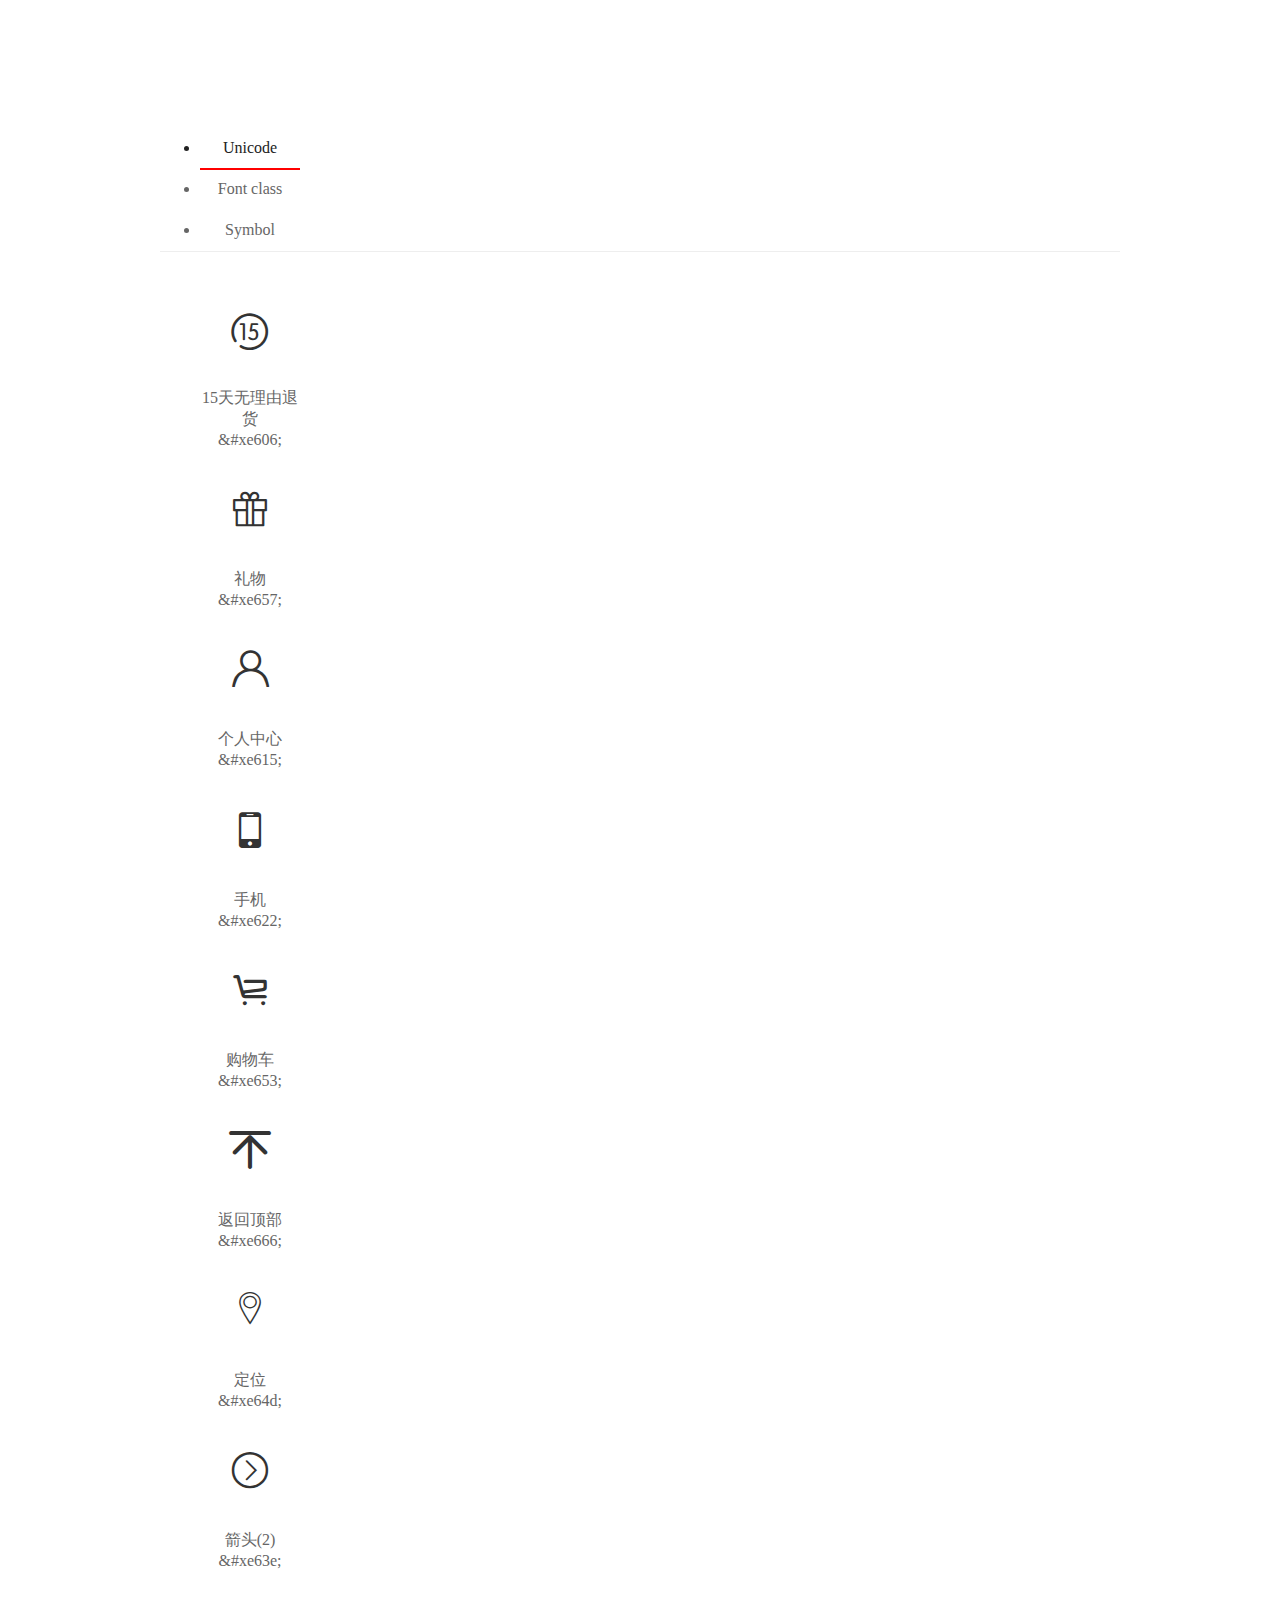
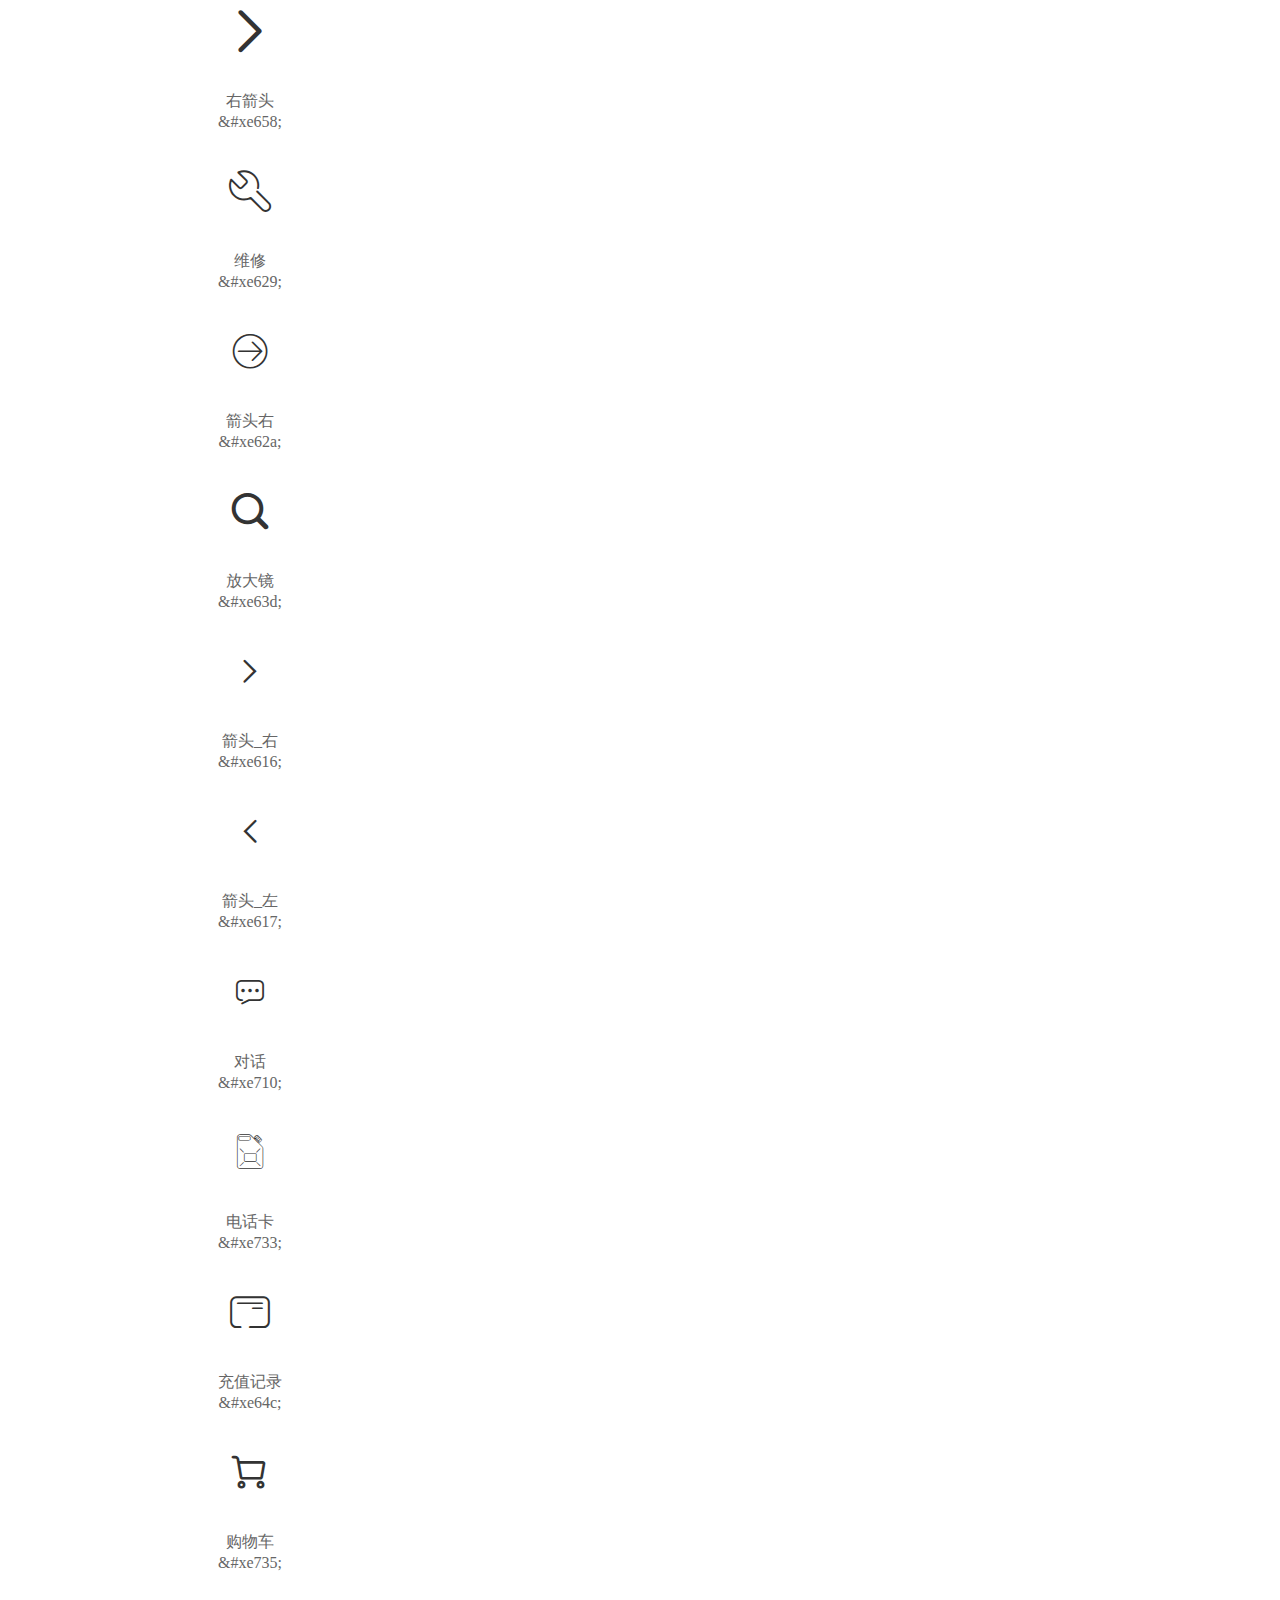
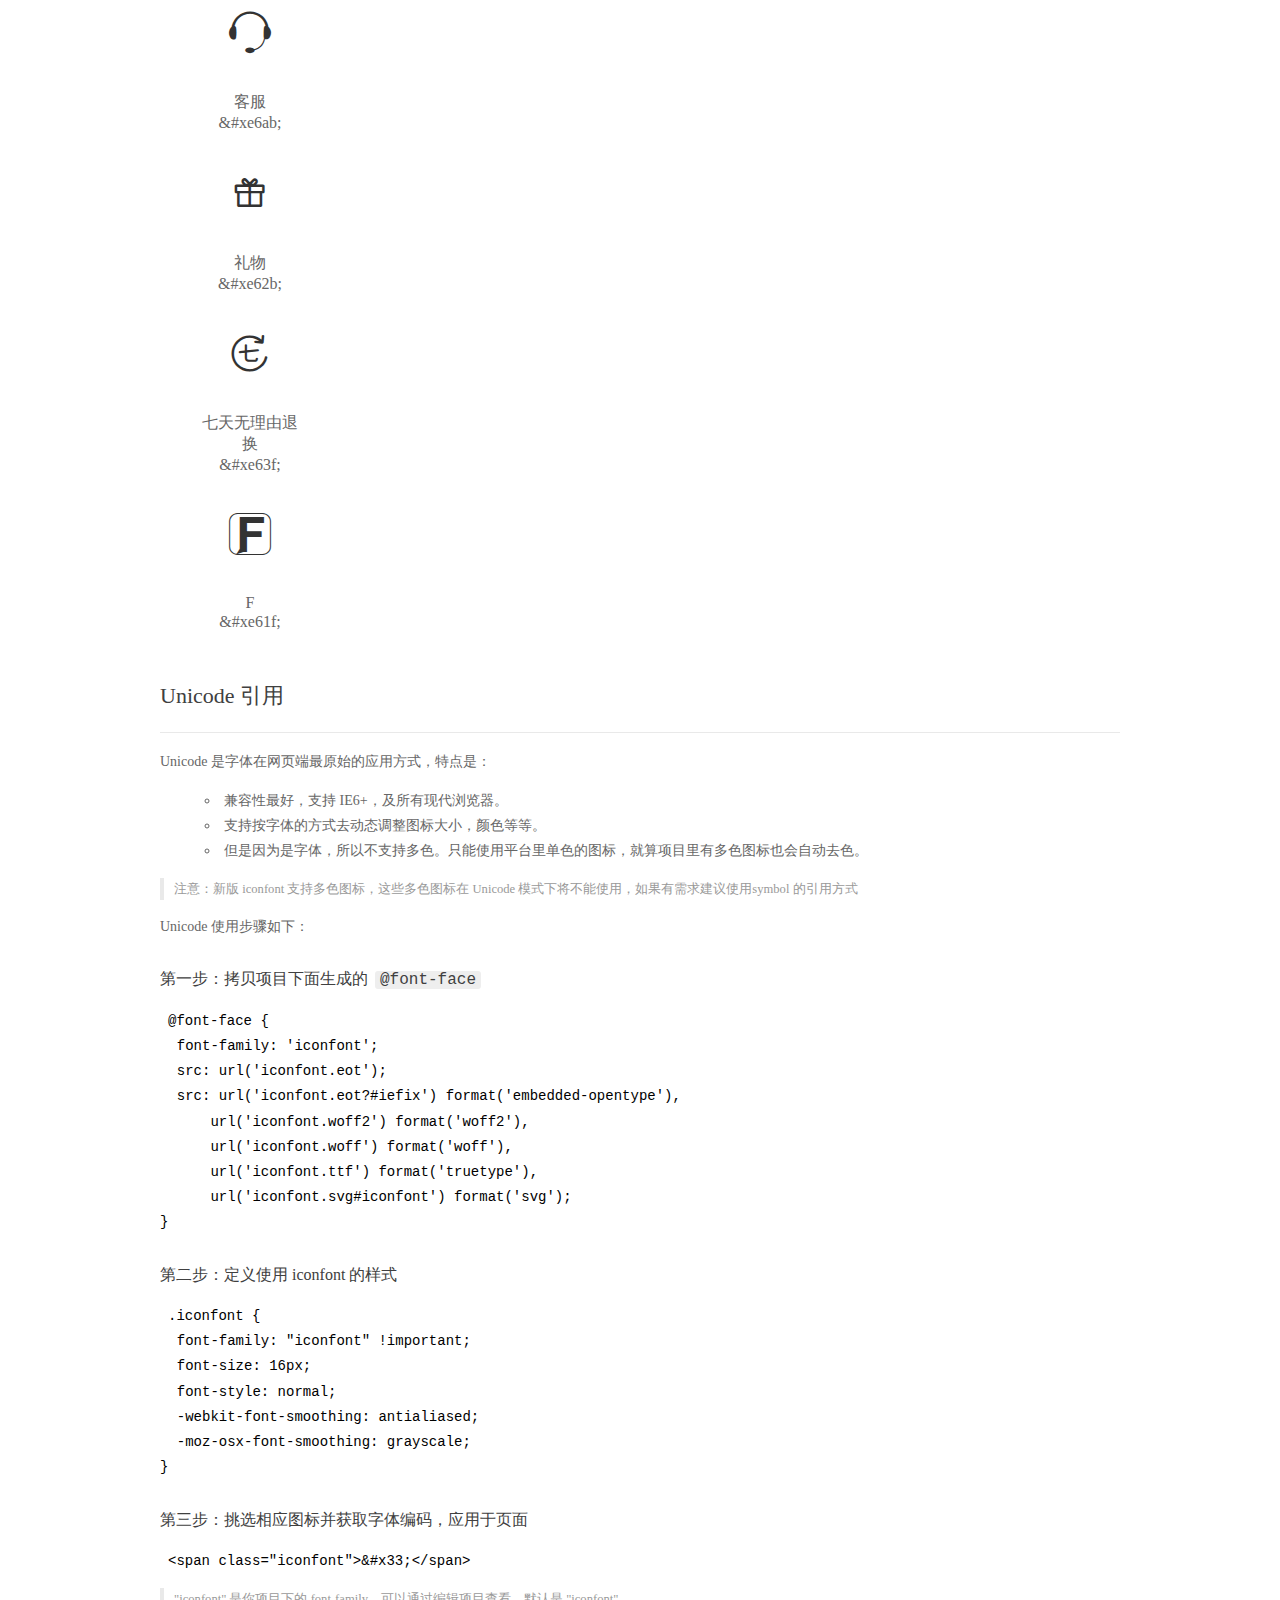
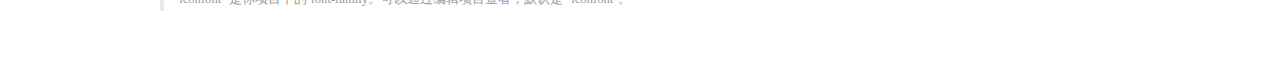
<file: font/demo_index.html>
<!DOCTYPE html>
<html>
<head>
  <meta charset="utf-8"/>
  <title>IconFont Demo</title>
  <link rel="shortcut icon" href="https://gtms04.alicdn.com/tps/i4/TB1_oz6GVXXXXaFXpXXJDFnIXXX-64-64.ico" type="image/x-icon"/>
  <link rel="stylesheet" href="https://g.alicdn.com/thx/cube/1.3.2/cube.min.css">
  <link rel="stylesheet" href="demo.css">
  <link rel="stylesheet" href="iconfont.css">
  <script src="iconfont.js"></script>
  <!-- jQuery -->
  <script src="https://a1.alicdn.com/oss/uploads/2018/12/26/7bfddb60-08e8-11e9-9b04-53e73bb6408b.js"></script>
  <!-- 代码高亮 -->
  <script src="https://a1.alicdn.com/oss/uploads/2018/12/26/a3f714d0-08e6-11e9-8a15-ebf944d7534c.js"></script>
</head>
<body>
  <div class="main">
    <h1 class="logo"><a href="https://www.iconfont.cn/" title="iconfont 首页" target="_blank">&#xe86b;</a></h1>
    <div class="nav-tabs">
      <ul id="tabs" class="dib-box">
        <li class="dib active"><span>Unicode</span></li>
        <li class="dib"><span>Font class</span></li>
        <li class="dib"><span>Symbol</span></li>
      </ul>
      
    </div>
    <div class="tab-container">
      <div class="content unicode" style="display: block;">
          <ul class="icon_lists dib-box">
          
            <li class="dib">
              <span class="icon iconfont">&#xe606;</span>
                <div class="name">15天无理由退货</div>
                <div class="code-name">&amp;#xe606;</div>
              </li>
          
            <li class="dib">
              <span class="icon iconfont">&#xe657;</span>
                <div class="name">礼物</div>
                <div class="code-name">&amp;#xe657;</div>
              </li>
          
            <li class="dib">
              <span class="icon iconfont">&#xe615;</span>
                <div class="name">个人中心</div>
                <div class="code-name">&amp;#xe615;</div>
              </li>
          
            <li class="dib">
              <span class="icon iconfont">&#xe622;</span>
                <div class="name">手机</div>
                <div class="code-name">&amp;#xe622;</div>
              </li>
          
            <li class="dib">
              <span class="icon iconfont">&#xe653;</span>
                <div class="name">购物车</div>
                <div class="code-name">&amp;#xe653;</div>
              </li>
          
            <li class="dib">
              <span class="icon iconfont">&#xe666;</span>
                <div class="name">返回顶部</div>
                <div class="code-name">&amp;#xe666;</div>
              </li>
          
            <li class="dib">
              <span class="icon iconfont">&#xe64d;</span>
                <div class="name">定位</div>
                <div class="code-name">&amp;#xe64d;</div>
              </li>
          
            <li class="dib">
              <span class="icon iconfont">&#xe63e;</span>
                <div class="name">箭头(2)</div>
                <div class="code-name">&amp;#xe63e;</div>
              </li>
          
            <li class="dib">
              <span class="icon iconfont">&#xe658;</span>
                <div class="name">右箭头</div>
                <div class="code-name">&amp;#xe658;</div>
              </li>
          
            <li class="dib">
              <span class="icon iconfont">&#xe629;</span>
                <div class="name">维修</div>
                <div class="code-name">&amp;#xe629;</div>
              </li>
          
            <li class="dib">
              <span class="icon iconfont">&#xe62a;</span>
                <div class="name">箭头右</div>
                <div class="code-name">&amp;#xe62a;</div>
              </li>
          
            <li class="dib">
              <span class="icon iconfont">&#xe63d;</span>
                <div class="name">放大镜</div>
                <div class="code-name">&amp;#xe63d;</div>
              </li>
          
            <li class="dib">
              <span class="icon iconfont">&#xe616;</span>
                <div class="name">箭头_右</div>
                <div class="code-name">&amp;#xe616;</div>
              </li>
          
            <li class="dib">
              <span class="icon iconfont">&#xe617;</span>
                <div class="name">箭头_左</div>
                <div class="code-name">&amp;#xe617;</div>
              </li>
          
            <li class="dib">
              <span class="icon iconfont">&#xe710;</span>
                <div class="name">对话</div>
                <div class="code-name">&amp;#xe710;</div>
              </li>
          
            <li class="dib">
              <span class="icon iconfont">&#xe733;</span>
                <div class="name">电话卡</div>
                <div class="code-name">&amp;#xe733;</div>
              </li>
          
            <li class="dib">
              <span class="icon iconfont">&#xe64c;</span>
                <div class="name">充值记录</div>
                <div class="code-name">&amp;#xe64c;</div>
              </li>
          
            <li class="dib">
              <span class="icon iconfont">&#xe735;</span>
                <div class="name">购物车</div>
                <div class="code-name">&amp;#xe735;</div>
              </li>
          
            <li class="dib">
              <span class="icon iconfont">&#xe6ab;</span>
                <div class="name">客服</div>
                <div class="code-name">&amp;#xe6ab;</div>
              </li>
          
            <li class="dib">
              <span class="icon iconfont">&#xe62b;</span>
                <div class="name">礼物</div>
                <div class="code-name">&amp;#xe62b;</div>
              </li>
          
            <li class="dib">
              <span class="icon iconfont">&#xe63f;</span>
                <div class="name">七天无理由退换</div>
                <div class="code-name">&amp;#xe63f;</div>
              </li>
          
            <li class="dib">
              <span class="icon iconfont">&#xe61f;</span>
                <div class="name">F</div>
                <div class="code-name">&amp;#xe61f;</div>
              </li>
          
          </ul>
          <div class="article markdown">
          <h2 id="unicode-">Unicode 引用</h2>
          <hr>

          <p>Unicode 是字体在网页端最原始的应用方式，特点是：</p>
          <ul>
            <li>兼容性最好，支持 IE6+，及所有现代浏览器。</li>
            <li>支持按字体的方式去动态调整图标大小，颜色等等。</li>
            <li>但是因为是字体，所以不支持多色。只能使用平台里单色的图标，就算项目里有多色图标也会自动去色。</li>
          </ul>
          <blockquote>
            <p>注意：新版 iconfont 支持多色图标，这些多色图标在 Unicode 模式下将不能使用，如果有需求建议使用symbol 的引用方式</p>
          </blockquote>
          <p>Unicode 使用步骤如下：</p>
          <h3 id="-font-face">第一步：拷贝项目下面生成的 <code>@font-face</code></h3>
<pre><code class="language-css"
>@font-face {
  font-family: 'iconfont';
  src: url('iconfont.eot');
  src: url('iconfont.eot?#iefix') format('embedded-opentype'),
      url('iconfont.woff2') format('woff2'),
      url('iconfont.woff') format('woff'),
      url('iconfont.ttf') format('truetype'),
      url('iconfont.svg#iconfont') format('svg');
}
</code></pre>
          <h3 id="-iconfont-">第二步：定义使用 iconfont 的样式</h3>
<pre><code class="language-css"
>.iconfont {
  font-family: "iconfont" !important;
  font-size: 16px;
  font-style: normal;
  -webkit-font-smoothing: antialiased;
  -moz-osx-font-smoothing: grayscale;
}
</code></pre>
          <h3 id="-">第三步：挑选相应图标并获取字体编码，应用于页面</h3>
<pre>
<code class="language-html"
>&lt;span class="iconfont"&gt;&amp;#x33;&lt;/span&gt;
</code></pre>
          <blockquote>
            <p>"iconfont" 是你项目下的 font-family。可以通过编辑项目查看，默认是 "iconfont"。</p>
          </blockquote>
          </div>
      </div>
      <div class="content font-class">
        <ul class="icon_lists dib-box">
          
          <li class="dib">
            <span class="icon iconfont icon-15tianwuliyoutuihuo"></span>
            <div class="name">
              15天无理由退货
            </div>
            <div class="code-name">.icon-15tianwuliyoutuihuo
            </div>
          </li>
          
          <li class="dib">
            <span class="icon iconfont icon-liwu"></span>
            <div class="name">
              礼物
            </div>
            <div class="code-name">.icon-liwu
            </div>
          </li>
          
          <li class="dib">
            <span class="icon iconfont icon-iconfonticon5"></span>
            <div class="name">
              个人中心
            </div>
            <div class="code-name">.icon-iconfonticon5
            </div>
          </li>
          
          <li class="dib">
            <span class="icon iconfont icon-shouji01"></span>
            <div class="name">
              手机
            </div>
            <div class="code-name">.icon-shouji01
            </div>
          </li>
          
          <li class="dib">
            <span class="icon iconfont icon-gouwuche"></span>
            <div class="name">
              购物车
            </div>
            <div class="code-name">.icon-gouwuche
            </div>
          </li>
          
          <li class="dib">
            <span class="icon iconfont icon-icon"></span>
            <div class="name">
              返回顶部
            </div>
            <div class="code-name">.icon-icon
            </div>
          </li>
          
          <li class="dib">
            <span class="icon iconfont icon-zhizhen"></span>
            <div class="name">
              定位
            </div>
            <div class="code-name">.icon-zhizhen
            </div>
          </li>
          
          <li class="dib">
            <span class="icon iconfont icon-jiantou2"></span>
            <div class="name">
              箭头(2)
            </div>
            <div class="code-name">.icon-jiantou2
            </div>
          </li>
          
          <li class="dib">
            <span class="icon iconfont icon-youjiantou"></span>
            <div class="name">
              右箭头
            </div>
            <div class="code-name">.icon-youjiantou
            </div>
          </li>
          
          <li class="dib">
            <span class="icon iconfont icon-buoumaotubiao46"></span>
            <div class="name">
              维修
            </div>
            <div class="code-name">.icon-buoumaotubiao46
            </div>
          </li>
          
          <li class="dib">
            <span class="icon iconfont icon-jiantouyou"></span>
            <div class="name">
              箭头右
            </div>
            <div class="code-name">.icon-jiantouyou
            </div>
          </li>
          
          <li class="dib">
            <span class="icon iconfont icon-fangdajing"></span>
            <div class="name">
              放大镜
            </div>
            <div class="code-name">.icon-fangdajing
            </div>
          </li>
          
          <li class="dib">
            <span class="icon iconfont icon-jiantou"></span>
            <div class="name">
              箭头_右
            </div>
            <div class="code-name">.icon-jiantou
            </div>
          </li>
          
          <li class="dib">
            <span class="icon iconfont icon-jiantou_zuo"></span>
            <div class="name">
              箭头_左
            </div>
            <div class="code-name">.icon-jiantou_zuo
            </div>
          </li>
          
          <li class="dib">
            <span class="icon iconfont icon-duihua"></span>
            <div class="name">
              对话
            </div>
            <div class="code-name">.icon-duihua
            </div>
          </li>
          
          <li class="dib">
            <span class="icon iconfont icon-dianhuaqia"></span>
            <div class="name">
              电话卡
            </div>
            <div class="code-name">.icon-dianhuaqia
            </div>
          </li>
          
          <li class="dib">
            <span class="icon iconfont icon-chongzhijilu"></span>
            <div class="name">
              充值记录
            </div>
            <div class="code-name">.icon-chongzhijilu
            </div>
          </li>
          
          <li class="dib">
            <span class="icon iconfont icon-gouwuche1"></span>
            <div class="name">
              购物车
            </div>
            <div class="code-name">.icon-gouwuche1
            </div>
          </li>
          
          <li class="dib">
            <span class="icon iconfont icon-kefu"></span>
            <div class="name">
              客服
            </div>
            <div class="code-name">.icon-kefu
            </div>
          </li>
          
          <li class="dib">
            <span class="icon iconfont icon-liwu1"></span>
            <div class="name">
              礼物
            </div>
            <div class="code-name">.icon-liwu1
            </div>
          </li>
          
          <li class="dib">
            <span class="icon iconfont icon-qitianwuliyoutuihuan"></span>
            <div class="name">
              七天无理由退换
            </div>
            <div class="code-name">.icon-qitianwuliyoutuihuan
            </div>
          </li>
          
          <li class="dib">
            <span class="icon iconfont icon-F"></span>
            <div class="name">
              F
            </div>
            <div class="code-name">.icon-F
            </div>
          </li>
          
        </ul>
        <div class="article markdown">
        <h2 id="font-class-">font-class 引用</h2>
        <hr>

        <p>font-class 是 Unicode 使用方式的一种变种，主要是解决 Unicode 书写不直观，语意不明确的问题。</p>
        <p>与 Unicode 使用方式相比，具有如下特点：</p>
        <ul>
          <li>兼容性良好，支持 IE8+，及所有现代浏览器。</li>
          <li>相比于 Unicode 语意明确，书写更直观。可以很容易分辨这个 icon 是什么。</li>
          <li>因为使用 class 来定义图标，所以当要替换图标时，只需要修改 class 里面的 Unicode 引用。</li>
          <li>不过因为本质上还是使用的字体，所以多色图标还是不支持的。</li>
        </ul>
        <p>使用步骤如下：</p>
        <h3 id="-fontclass-">第一步：引入项目下面生成的 fontclass 代码：</h3>
<pre><code class="language-html">&lt;link rel="stylesheet" href="./iconfont.css"&gt;
</code></pre>
        <h3 id="-">第二步：挑选相应图标并获取类名，应用于页面：</h3>
<pre><code class="language-html">&lt;span class="iconfont icon--xxx"&gt;&lt;/span&gt;
</code></pre>
        <blockquote>
          <p>"
            iconfont" 是你项目下的 font-family。可以通过编辑项目查看，默认是 "iconfont"。</p>
        </blockquote>
      </div>
      </div>
      <div class="content symbol">
          <ul class="icon_lists dib-box">
          
            <li class="dib">
                <svg class="icon svg-icon" aria-hidden="true">
                  <use xlink:href="#icon-15tianwuliyoutuihuo"></use>
                </svg>
                <div class="name">15天无理由退货</div>
                <div class="code-name">#icon-15tianwuliyoutuihuo</div>
            </li>
          
            <li class="dib">
                <svg class="icon svg-icon" aria-hidden="true">
                  <use xlink:href="#icon-liwu"></use>
                </svg>
                <div class="name">礼物</div>
                <div class="code-name">#icon-liwu</div>
            </li>
          
            <li class="dib">
                <svg class="icon svg-icon" aria-hidden="true">
                  <use xlink:href="#icon-iconfonticon5"></use>
                </svg>
                <div class="name">个人中心</div>
                <div class="code-name">#icon-iconfonticon5</div>
            </li>
          
            <li class="dib">
                <svg class="icon svg-icon" aria-hidden="true">
                  <use xlink:href="#icon-shouji01"></use>
                </svg>
                <div class="name">手机</div>
                <div class="code-name">#icon-shouji01</div>
            </li>
          
            <li class="dib">
                <svg class="icon svg-icon" aria-hidden="true">
                  <use xlink:href="#icon-gouwuche"></use>
                </svg>
                <div class="name">购物车</div>
                <div class="code-name">#icon-gouwuche</div>
            </li>
          
            <li class="dib">
                <svg class="icon svg-icon" aria-hidden="true">
                  <use xlink:href="#icon-icon"></use>
                </svg>
                <div class="name">返回顶部</div>
                <div class="code-name">#icon-icon</div>
            </li>
          
            <li class="dib">
                <svg class="icon svg-icon" aria-hidden="true">
                  <use xlink:href="#icon-zhizhen"></use>
                </svg>
                <div class="name">定位</div>
                <div class="code-name">#icon-zhizhen</div>
            </li>
          
            <li class="dib">
                <svg class="icon svg-icon" aria-hidden="true">
                  <use xlink:href="#icon-jiantou2"></use>
                </svg>
                <div class="name">箭头(2)</div>
                <div class="code-name">#icon-jiantou2</div>
            </li>
          
            <li class="dib">
                <svg class="icon svg-icon" aria-hidden="true">
                  <use xlink:href="#icon-youjiantou"></use>
                </svg>
                <div class="name">右箭头</div>
                <div class="code-name">#icon-youjiantou</div>
            </li>
          
            <li class="dib">
                <svg class="icon svg-icon" aria-hidden="true">
                  <use xlink:href="#icon-buoumaotubiao46"></use>
                </svg>
                <div class="name">维修</div>
                <div class="code-name">#icon-buoumaotubiao46</div>
            </li>
          
            <li class="dib">
                <svg class="icon svg-icon" aria-hidden="true">
                  <use xlink:href="#icon-jiantouyou"></use>
                </svg>
                <div class="name">箭头右</div>
                <div class="code-name">#icon-jiantouyou</div>
            </li>
          
            <li class="dib">
                <svg class="icon svg-icon" aria-hidden="true">
                  <use xlink:href="#icon-fangdajing"></use>
                </svg>
                <div class="name">放大镜</div>
                <div class="code-name">#icon-fangdajing</div>
            </li>
          
            <li class="dib">
                <svg class="icon svg-icon" aria-hidden="true">
                  <use xlink:href="#icon-jiantou"></use>
                </svg>
                <div class="name">箭头_右</div>
                <div class="code-name">#icon-jiantou</div>
            </li>
          
            <li class="dib">
                <svg class="icon svg-icon" aria-hidden="true">
                  <use xlink:href="#icon-jiantou_zuo"></use>
                </svg>
                <div class="name">箭头_左</div>
                <div class="code-name">#icon-jiantou_zuo</div>
            </li>
          
            <li class="dib">
                <svg class="icon svg-icon" aria-hidden="true">
                  <use xlink:href="#icon-duihua"></use>
                </svg>
                <div class="name">对话</div>
                <div class="code-name">#icon-duihua</div>
            </li>
          
            <li class="dib">
                <svg class="icon svg-icon" aria-hidden="true">
                  <use xlink:href="#icon-dianhuaqia"></use>
                </svg>
                <div class="name">电话卡</div>
                <div class="code-name">#icon-dianhuaqia</div>
            </li>
          
            <li class="dib">
                <svg class="icon svg-icon" aria-hidden="true">
                  <use xlink:href="#icon-chongzhijilu"></use>
                </svg>
                <div class="name">充值记录</div>
                <div class="code-name">#icon-chongzhijilu</div>
            </li>
          
            <li class="dib">
                <svg class="icon svg-icon" aria-hidden="true">
                  <use xlink:href="#icon-gouwuche1"></use>
                </svg>
                <div class="name">购物车</div>
                <div class="code-name">#icon-gouwuche1</div>
            </li>
          
            <li class="dib">
                <svg class="icon svg-icon" aria-hidden="true">
                  <use xlink:href="#icon-kefu"></use>
                </svg>
                <div class="name">客服</div>
                <div class="code-name">#icon-kefu</div>
            </li>
          
            <li class="dib">
                <svg class="icon svg-icon" aria-hidden="true">
                  <use xlink:href="#icon-liwu1"></use>
                </svg>
                <div class="name">礼物</div>
                <div class="code-name">#icon-liwu1</div>
            </li>
          
            <li class="dib">
                <svg class="icon svg-icon" aria-hidden="true">
                  <use xlink:href="#icon-qitianwuliyoutuihuan"></use>
                </svg>
                <div class="name">七天无理由退换</div>
                <div class="code-name">#icon-qitianwuliyoutuihuan</div>
            </li>
          
            <li class="dib">
                <svg class="icon svg-icon" aria-hidden="true">
                  <use xlink:href="#icon-F"></use>
                </svg>
                <div class="name">F</div>
                <div class="code-name">#icon-F</div>
            </li>
          
          </ul>
          <div class="article markdown">
          <h2 id="symbol-">Symbol 引用</h2>
          <hr>

          <p>这是一种全新的使用方式，应该说这才是未来的主流，也是平台目前推荐的用法。相关介绍可以参考这篇<a href="">文章</a>
            这种用法其实是做了一个 SVG 的集合，与另外两种相比具有如下特点：</p>
          <ul>
            <li>支持多色图标了，不再受单色限制。</li>
            <li>通过一些技巧，支持像字体那样，通过 <code>font-size</code>, <code>color</code> 来调整样式。</li>
            <li>兼容性较差，支持 IE9+，及现代浏览器。</li>
            <li>浏览器渲染 SVG 的性能一般，还不如 png。</li>
          </ul>
          <p>使用步骤如下：</p>
          <h3 id="-symbol-">第一步：引入项目下面生成的 symbol 代码：</h3>
<pre><code class="language-html">&lt;script src="./iconfont.js"&gt;&lt;/script&gt;
</code></pre>
          <h3 id="-css-">第二步：加入通用 CSS 代码（引入一次就行）：</h3>
<pre><code class="language-html">&lt;style&gt;
.icon {
  width: 1em;
  height: 1em;
  vertical-align: -0.15em;
  fill: currentColor;
  overflow: hidden;
}
&lt;/style&gt;
</code></pre>
          <h3 id="-">第三步：挑选相应图标并获取类名，应用于页面：</h3>
<pre><code class="language-html">&lt;svg class="icon" aria-hidden="true"&gt;
  &lt;use xlink:href="#icon-xxx"&gt;&lt;/use&gt;
&lt;/svg&gt;
</code></pre>
          </div>
      </div>

    </div>
  </div>
  <script>
  $(document).ready(function () {
      $('.tab-container .content:first').show()

      $('#tabs li').click(function (e) {
        var tabContent = $('.tab-container .content')
        var index = $(this).index()

        if ($(this).hasClass('active')) {
          return
        } else {
          $('#tabs li').removeClass('active')
          $(this).addClass('active')

          tabContent.hide().eq(index).fadeIn()
        }
      })
    })
  </script>
</body>
</html>
</file>
<file: font/iconfont.css>
@font-face {font-family: "iconfont";
  src: url('iconfont.eot?t=1548064192113'); /* IE9 */
  src: url('iconfont.eot?t=1548064192113#iefix') format('embedded-opentype'), /* IE6-IE8 */
  url('[data-uri]') format('woff2'),
  url('iconfont.woff?t=1548064192113') format('woff'),
  url('iconfont.ttf?t=1548064192113') format('truetype'), /* chrome, firefox, opera, Safari, Android, iOS 4.2+ */
  url('iconfont.svg?t=1548064192113#iconfont') format('svg'); /* iOS 4.1- */
}

.iconfont {
  font-family: "iconfont" !important;
  font-size: 16px;
  font-style: normal;
  -webkit-font-smoothing: antialiased;
  -moz-osx-font-smoothing: grayscale;
}

.icon-15tianwuliyoutuihuo:before {
  content: "\e606";
}

.icon-liwu:before {
  content: "\e657";
}

.icon-iconfonticon5:before {
  content: "\e615";
}

.icon-shouji01:before {
  content: "\e622";
}

.icon-gouwuche:before {
  content: "\e653";
}

.icon-icon:before {
  content: "\e666";
}

.icon-zhizhen:before {
  content: "\e64d";
}

.icon-jiantou2:before {
  content: "\e63e";
}

.icon-youjiantou:before {
  content: "\e658";
}

.icon-buoumaotubiao46:before {
  content: "\e629";
}

.icon-jiantouyou:before {
  content: "\e62a";
}

.icon-fangdajing:before {
  content: "\e63d";
}

.icon-jiantou:before {
  content: "\e616";
}

.icon-jiantou_zuo:before {
  content: "\e617";
}

.icon-duihua:before {
  content: "\e710";
}

.icon-dianhuaqia:before {
  content: "\e733";
}

.icon-chongzhijilu:before {
  content: "\e64c";
}

.icon-gouwuche1:before {
  content: "\e735";
}

.icon-kefu:before {
  content: "\e6ab";
}

.icon-liwu1:before {
  content: "\e62b";
}

.icon-qitianwuliyoutuihuan:before {
  content: "\e63f";
}

.icon-F:before {
  content: "\e61f";
}
</file>
<file: css/mi.css>
/*头部样式开始*/
.header{
  width: 100%;
  height: 40px;
  line-height: 40px;
  background-color: #333;
  color: #b0b0b0;
  font-size: 12px;
}
.wrap{
  width:1226px ;
  margin:0 auto;
}
.header-left{
  float: left;
}
.header-right{
  float: right;
}
.header li{
  position: relative;
  float: left;
}
.header a{
  color: #b0b0b0;
}
.header a:hover{
  color: #fff;
}
.header span{
  color: #424242;
  margin: 0 3.6px;
}
.cart{
  position: relative;
  margin-left: 25px;
  width: 120px;
  height: 40px;
  background-color: #424242;
  cursor: pointer;
  transition: all .2s;
}
.cart i{
  margin-right: 4px;
  font-weight: 900;
}
.cart:hover{
  background-color: #fff;
}
.cart:hover a{
  color: #ff6700;
}
/*购物车*/
.cart-list{
  z-index: 850;
  position: absolute;
  top: 40px;
  right: 0;
  width: 316px;
  height: 0;
  background-color: #fff;
  box-shadow: 0 2px 10px rgba(0,0,0,.15);
  color: #424242;
  transition: all .3s;
  /*高度设置为0  文字溢出*/
  overflow: hidden;
}
.cart:hover>.cart-list{
  height: 100px;
  line-height: 100px;
}
/*下载app*/
.download{
  z-index: 900;
  position: absolute;
  top: 40px;
  left: 50%;
  margin-left: -62px;
  width: 124px;
  height: 0;
  background-color: #fff;
  box-shadow: 0 1px 5px #ccc;
  overflow: hidden;
  transition: all .3s;
}
.download img{
  width: 90px;
  margin: 18px 0 12px;
}
.download p{
  color: #333;
  font-size: 14px;
  line-height: 14px;
}
.header-left>li:hover>.download{
  height: 148px;
}
/*三角形*/
.triangle{
  display: none;
  position: absolute;
  bottom: 0;
  left: 50%;
  margin-left: -8px;
  width: 0;
  height: 0;
  border-bottom: 8px solid #fff;
  border-left: 8px solid transparent;
  border-right: 8px solid transparent;
}
.header-left>li:hover>.triangle{
  display: block;
}
/*头部样式结束*/
/*导航样式开始*/
.nav{
  position: relative;
  width: 100%;
  height: 100px;
  background-color: #fff;
}
.logo{
  width: 62px;
  height: 56px;
  float: left;
  margin-top: 22px;
  text-align: left;
}
.search{
  position: relative;
  width: 296px;
  height: 50px;
  float: left;
  margin-top:25px ;
}
.nav-bar{
  width: 868px;
  height: 100px;
  float: left;
  padding-left: 172px;
  box-sizing: border-box;
}
.logo img{
  width: 56px;
}
.logo img:hover{
  transform: translateX(3px);
}
.nav-bar>ul>li{
  height: 100px;
  float: left;
  padding: 38px 10px;
  box-sizing: border-box;
}
.nav-bar>ul>li>a:hover{
  color: #ff6700;
}
.search>input{
  float: left;
  width: 245px;
  height: 50px;
  border: 1px solid #e0e0e0;
  border-right: none;
  padding: 0 10px;
  box-sizing: border-box;
  outline: none;
  transition: all .2s;
}
.search>a{
  float: left;
  width: 50px;
  height: 50px;
  border: 1px solid #e0e0e0;
  box-sizing: border-box;
  font-size: 24px;
  color: #616161;
  line-height: 48px;
  transition: all .2s;
}
.search>a:hover{
  background-color: #ff6700;
  border-color: #ff6700;
  color: #fff;
}
.search>input:hover,.search>input:hover+a{
  border-color: #b0b0b0;
}
.search>input:focus,.search>input:focus+a{
  border-color: #ff6700;
}
/*下拉列表*/
.nav-bar-list{
  z-index: 850;
  position: absolute;
  left: 0;
  top: 100px;
  width: 100%;
  height: 229px;
  background-color: #fff;
  border-top: 1px solid #e0e0e0;
  box-shadow: 0 3px 4px rgba(0,0,0,.18);
  display: none;
}
.nav-bar li:hover>.nav-bar-list{
  display: block;
}
.nav-bar-list li{
  float: left;
  width: 204px;
  padding-top: 35px;
}
.img-box{
  width: 100%;
  height: 110px;
  border-right: 1px solid #e0e0e0;
  box-sizing: border-box;
  margin-bottom: 16px;
}
.name1,.price1{
  font-size: 12px;
  line-height: 20px;
}
.price1{
  color: #ff6700;
}
.nav-bar-list li:last-child .img-box{
  border-right: none;
}
/*搜索框*/
.search-list{
  z-index: 800;
  position: absolute;
  top: 50px;
  left: 0;
  width: 246px;
  height: 241px;
  border: 1px solid #ff6700;
  border-top: none;
  box-sizing: border-box;
  background-color: #fff;
  display: none;
}
.search>input:focus~.search-list{
  display: block;
}
.search-list>a{
  width: 243px;
  height: 30px;
  padding: 6px 15px;
  display: block;
  box-sizing: border-box;
  color: #424242;
  font-size: 12px;
  text-align: left;
}
/*导航样式结束*/
/*banner样式开始*/
.banner{
  width: 100%;
  height: 460px;
}
.banner-box{
  width: 1226px;
  height: 460px;
  background-image: url("../images/793eebbee1dd569fe56a8aaf58f62452.jpg");
  background-size: 100%;
  animation: banner 6s linear infinite;
}
.banner-box:hover{
  animation-play-state: paused;
}
@keyframes banner {
  0%{
      background-image: url("../images/793eebbee1dd569fe56a8aaf58f62452.jpg");
  }
  50%{
      background-image: url("../images/1c3e97686468231f3f78048d7f2b7fdc.webp");
  }
  100%{
      background-image: url("../images/f22bf70c4dc00ab1ed9b3d71125534f7.webp");
  }

}
/*滑动门*/
.banner>.wrap{
  position: relative;
}
.slide{
  position: absolute;
  left: 0;
  top: 0;
  width: 234px;
  height: 420px;
  padding: 20px 0;
  background-color: rgba(105,101,101,.6);
}
.slide>ul>li{
  height: 42px;
  line-height: 42px;
  text-align: left;
  padding-left: 30px;
}
.slide>ul>li:hover{
  background-color: #ff6700;
}
.slide>ul>li>a{
  color: #fff;
  font-size: 14px;
}
.slide i{
  float: right;
  margin-right: 20px;
  font-size: 12px;
}
.slide-list{
  z-index: 700;
  display: none;
  position: absolute;
  top: 0;
  left: 234px;
  width: 992px;
  height: 456px;
  background-color: #fff;
  border: 1px solid #e0e0e0;
  border-left: none;
  padding-top: 2px;
  box-shadow: 0 8px 16px rgba(0,0,0,.18);
}
.slide li:hover>.slide-list{
  display: block;
}
.slide-list>ul{
  width: 248px;
  float: left;
}
.slide-list li{
  width: 100%;
  height: 76px;
  padding: 18px 0 18px 20px;
  box-sizing: border-box;
}
.slide-list img{
  margin-right: 12px;
}
.slide-list span{
  line-height: 40px;
  font-size: 14px;
  white-space: nowrap;
  overflow: hidden;
  text-overflow: ellipsis;
}
.slide-list li:hover span{
  color: #ff6700;
}
.slide-list1{
  width: 744px;
}
/*左右箭头*/
.prev,.next{
  position: absolute;
  top: 50%;
  margin-top: -34.5px;
  width: 41px;
  height: 69px;
  background-image: url("../images/icon-slides.png");
  cursor: pointer;
}
.prev{
  left: 234px;
  background-position: -83px;
}
.next{
  right: 0;
  background-position: -124px;
}
.prev:hover{
  background-position: 0;
}
.next:hover{
  background-position: -42px;
}
/*banner样式结束*/
/*广告样式开始*/
.adv{
  width: 100%;
  height: 170px;
  margin: 14px 0 26px;
}
.adv-aside{
  width: 234px;
  height: 170px;
  padding: 3px;
  box-sizing: border-box;
  background-color: #5f5750;
  float: left;
}
.adv-img{
  width: 316px;
  height: 170px;
  float: left;
  margin-left: 14.6px;
  transition: all .2s linear;
}
.adv-img img{
  width: 100%;
}
.adv-img:hover{
  box-shadow: 0 15px 30px rgba(0,0,0,.1);
}
.adv-aside li{
  position: relative;
  float: left;
  width: 76px;
  height: 82px;
  padding: 19px 0;
  box-sizing: border-box;
}
.adv-aside i{
  display: block;
  font-size: 22px;
  margin-bottom: 4px;
}
.adv-aside a{
  display: block;
  color: #fff;
  font-size: 12px;
  opacity: .7;
  transition: all .2s;
}
.adv-aside a:hover{
  opacity: 1;
}
.row::after,.col::before{
  position: absolute;
  content:"";
  background-color: #665e57;
}
.row::after{
  bottom: 0;
  left: 6px;
  height: 1px;
  width: 64px;

}
.col::before{
  top: 6px;
  right: 0;
  width: 1px;
  height: 70px;
}

/*广告样式结束*/
/*主体样式开始*/
.container{
  width: 100%;
  background-color: #f5f5f5;
  padding: 4px 0 12px;
  overflow: hidden;
}
/*主体样式结束*/
/*手机样式开始*/
.home-banner-box{
  width: 100%;
  height: 120px;
  margin: 22px 0;
}
.title{
  color: #333;
  font-size: 22px;
  font-weight: 200;
  text-align: left;
  line-height: 58px;
}
.more{
  float: right;
  color: #424242;
  font-size: 16px;
}
.more:hover{
  color: #ff6700;
}
.more>i{
  display: inline-block;
  width: 12px;
  height: 12px;
  padding: 4px;
  background-color: #b0b0b0;
  border-radius: 50%;
  line-height: 12px;
  color: #fff;
  margin-left: 8px;
  transition: all .4s;
}
.more:hover>i{
  background-color: #ff6700;
}
.home-box{
  width: 100%;
  height: 614px;
}
.home-box-left{
  width: 234px;
  height: 614px;
  float: left;
  transition: all .2s linear;
}
.home-box-right{
  width: 992px;
  height: 614px;
  float: left;
}
.items{
  width: 234px;
  height: 300px;
  background-color: #fff;
  float: left;
  margin-bottom: 14px;
  margin-left: 14px;
  transition: all .2s linear;
}
.items:hover,.home-box-left1:hover,.last-items>div:hover,.video-items:hover,
.video-items:hover{
  box-shadow: 0 15px 30px rgba(0,0,0,.1);
  transform: translateY(-2px);
}
.img1{
  width: 160px;
  margin-top: 20px;
  margin-bottom: 18px;
}
.name2,.desc2{
  width: 214px;
  margin: 0 auto;
  white-space: nowrap;
  overflow: hidden;
  text-overflow: ellipsis;
}
.name2{
  height: 21px;
  line-height: 21px;
  font-size: 14px;
  margin-bottom: 2px;
}
.desc2{
  height: 18px;
  line-height: 18px;
  margin-bottom: 10px;
  font-size: 12px;
  color: #b0b0b0;
}
.price2{
  color: #ff6700;
  font-size: 14px;
}
.price2>del{
  color: #b0b0b0;
  margin-left: 7px;
}
/*手机样式结束*/
/*家电样式开始*/
.home-box-left .items{
  margin-left: 0;
}
.last-items{
  width: 234px;
  height: 300px;
  float: left;
  margin-left: 14px;
}
.last-items>div{
  width: 234px;
  height: 143px;
  background-color: #fff;
  transition: all .2s linear;
}
.last-items>div:first-child{
  margin-bottom: 14px;
}
.items-text{
  width: 94px;
  float: left;
  margin-left: 30px;
  margin-top: 40px;
  text-align: left;
  font-size: 14px;
}
.items-text>p:nth-child(2){
  font-size: 12px;
  color: #ff6700;
  margin-top: 5px;
}
.last-items img{
  float: right;
  width: 80px;
  margin: 32px 20px 0 0;
}
.home-banner-box img{
  height: 120px;
}
/*家电样式结束*/


/* 视频样式开始 */

.video-img img{
  height: 180px;
}
.video-items{
  width: 296px;
  height: 285px;
  background-color: #fff;
  float: left;
  margin-bottom: 14px;
  margin-right: 14px;
  transition: all .2s linear;
}
.video-items:last-child{
  margin-right: 0;
}
.video-img{
  position: relative;
  width: 100%;
  height: 180px;
}
.video-items p{
  width: 268px;
  height: 21px;
  margin: 28px auto 6px;
  font-size: 14px;
  white-space: nowrap;
  overflow: hidden;
  text-overflow: ellipsis;
}
.play{
  position: absolute;
  left: 20px;
  bottom: 10px;
  width: 32px;
  height: 20px;
  border: 2px solid #fff;
  border-radius: 12px;
  transition: all .2s;
}
.play>span{
  display: block;
  width: 0;
  height: 0;
  border-left: 8px solid #fff;
  border-top: 6px solid transparent;
  border-bottom: 6px solid transparent;
  margin: 4px auto;
}
.video-img:hover>.play{
  background-color: #ff6700;
  border-color: #ff6700;
}


/* 视频样式结束 */


/* 页脚开始样式 */
.site-footer{
  width: 100%;
  height: 332px;
  background-color: #fff;
}
.site-info{
  width: 100%;
  height: 206px;
  padding: 30px 0;
  background-color: #fafafa;  
}
.footer-service{
  width: 100%;
  height: 25px;
  padding: 27px 0;
  border-bottom: 1px solid #e0e0e0;
}
.footer-service li{
  float: left;
  width: 19.8%;
  height: 25px;
  line-height: 25px;
  border-right: 1px solid #e0e0e0;
}
.footer-service li:last-child{
  border-right: none;
}
.footer-service a{
  color: #616161;
  transition: all .2s;
}
.footer-service a:hover{
  color: #ff6700;
}
.footer-service i{
  font-size: 24px;
  margin-right: 6px;
}
.footer-links{
  width: 100%;
  height: 172px;
  padding: 40px 0;
  font-size: 14px;
  color: #424242;
}
.footer-links>ul{
  float: left;
  width: 160px;
  text-align: left;
}
.footer-links a{
  color: #757575;
  font-size: 12px;
}
.footer-links a:hover{
  color: #ff6700;
}
.footer-links li{
  height: 18px;
  line-height: 18px;
  margin-top: 10px;
}
.footer-links li:first-child{
  height: 17px;
  line-height: 17.5px;
  margin: -1px 0 26px;
}
.contact{
  float: right;
  width: 251px;
  height: 111px;
  border-left: 1px solid #e0e0e0;
}
.tel{
  color: #ff6700;
  font-size: 22px;
  line-height: 22px;
  margin-bottom: 5px;
}
.time{
  color: #616161;
  font-size: 12px;
  margin-bottom: 5px;
}
.contact .kefu{
  margin: 0 auto;
  width: 118px;
  height: 28px;
  border: 1px solid #ff6700;
  display: block;
  color: #ff6700;
  line-height: 28px;
  font-size: 12px;
  transition: all .4s;
}
.contact .kefu:hover{
  background-color: #ff6700;
  color: #fff;
}
.follow{
  position: relative;
  margin-top: 10px;
  font-size: 12px;
  color: #616161;
}
.follow>span{
  position: relative;
  top: 7px;
  width: 24px;
  height: 24px;
  display: inline-block;
  background-size: 100%;

}
.wb{
  background-image: url("../images/wb.png");
}
.wb:hover{
  background-image: url("../images/wb@2x.png");
}
.wx{
  background-image: url("../images/wx.png");
}
.wx:hover{
  background-image: url("../images/wx@2x.png");
}
.wx-img{
  display: none;
  width: 126px;
  position: absolute;
  top: 35px;
  left: 100px;
}
.wx:hover+.wx-img{
  display: block;
}

.footer-logo{
  width: 56px;
  height: 56px;
  margin-right: 10px;
  float: left;
}
.footer-logo>img{
  width: 100%;
}
.sites{
  float: left;
  width: 1160px;
  font-size: 12px;
  text-align: left;
  line-height: 18px;
}
.sites>p:first-child>a{
  color: #757575 ;
}
.sites>p{
  color: #b0b0b0;
}

.sites>p:nth-child(2)>a{
  color: #b0b0b0;
}
.sites>p>a:hover{
  color: #ff6700;
}
.sites img{
  height: 28px;
}
.slogan{
  margin-top: 30px;
}
/* 页脚结束样式*/
</file>
<file: font/demo.css>
/* Logo 字体 */
@font-face {
  font-family: "iconfont logo";
  src: url('https://at.alicdn.com/t/font_985780_km7mi63cihi.eot?t=1545807318834');
  src: url('https://at.alicdn.com/t/font_985780_km7mi63cihi.eot?t=1545807318834#iefix') format('embedded-opentype'),
    url('https://at.alicdn.com/t/font_985780_km7mi63cihi.woff?t=1545807318834') format('woff'),
    url('https://at.alicdn.com/t/font_985780_km7mi63cihi.ttf?t=1545807318834') format('truetype'),
    url('https://at.alicdn.com/t/font_985780_km7mi63cihi.svg?t=1545807318834#iconfont') format('svg');
}

.logo {
  font-family: "iconfont logo";
  font-size: 160px;
  font-style: normal;
  -webkit-font-smoothing: antialiased;
  -moz-osx-font-smoothing: grayscale;
}

/* tabs */
.nav-tabs {
  position: relative;
}

.nav-tabs .nav-more {
  position: absolute;
  right: 0;
  bottom: 0;
  height: 42px;
  line-height: 42px;
  color: #666;
}

#tabs {
  border-bottom: 1px solid #eee;
}

#tabs li {
  cursor: pointer;
  width: 100px;
  height: 40px;
  line-height: 40px;
  text-align: center;
  font-size: 16px;
  border-bottom: 2px solid transparent;
  position: relative;
  z-index: 1;
  margin-bottom: -1px;
  color: #666;
}


#tabs .active {
  border-bottom-color: #f00;
  color: #222;
}

.tab-container .content {
  display: none;
}

/* 页面布局 */
.main {
  padding: 30px 100px;
  width: 960px;
  margin: 0 auto;
}

.main .logo {
  color: #333;
  text-align: left;
  margin-bottom: 30px;
  line-height: 1;
  height: 110px;
  margin-top: -50px;
  overflow: hidden;
  *zoom: 1;
}

.main .logo a {
  font-size: 160px;
  color: #333;
}

.helps {
  margin-top: 40px;
}

.helps pre {
  padding: 20px;
  margin: 10px 0;
  border: solid 1px #e7e1cd;
  background-color: #fffdef;
  overflow: auto;
}

.icon_lists {
  width: 100% !important;
  overflow: hidden;
  *zoom: 1;
}

.icon_lists li {
  width: 100px;
  margin-bottom: 10px;
  margin-right: 20px;
  text-align: center;
  list-style: none !important;
  cursor: default;
}

.icon_lists li .code-name {
  line-height: 1.2;
}

.icon_lists .icon {
  display: block;
  height: 100px;
  line-height: 100px;
  font-size: 42px;
  margin: 10px auto;
  color: #333;
  -webkit-transition: font-size 0.25s linear, width 0.25s linear;
  -moz-transition: font-size 0.25s linear, width 0.25s linear;
  transition: font-size 0.25s linear, width 0.25s linear;
}

.icon_lists .icon:hover {
  font-size: 100px;
}

.icon_lists .svg-icon {
  /* 通过设置 font-size 来改变图标大小 */
  width: 1em;
  /* 图标和文字相邻时，垂直对齐 */
  vertical-align: -0.15em;
  /* 通过设置 color 来改变 SVG 的颜色/fill */
  fill: currentColor;
  /* path 和 stroke 溢出 viewBox 部分在 IE 下会显示
      normalize.css 中也包含这行 */
  overflow: hidden;
}

.icon_lists li .name,
.icon_lists li .code-name {
  color: #666;
}

/* markdown 样式 */
.markdown {
  color: #666;
  font-size: 14px;
  line-height: 1.8;
}

.highlight {
  line-height: 1.5;
}

.markdown img {
  vertical-align: middle;
  max-width: 100%;
}

.markdown h1 {
  color: #404040;
  font-weight: 500;
  line-height: 40px;
  margin-bottom: 24px;
}

.markdown h2,
.markdown h3,
.markdown h4,
.markdown h5,
.markdown h6 {
  color: #404040;
  margin: 1.6em 0 0.6em 0;
  font-weight: 500;
  clear: both;
}

.markdown h1 {
  font-size: 28px;
}

.markdown h2 {
  font-size: 22px;
}

.markdown h3 {
  font-size: 16px;
}

.markdown h4 {
  font-size: 14px;
}

.markdown h5 {
  font-size: 12px;
}

.markdown h6 {
  font-size: 12px;
}

.markdown hr {
  height: 1px;
  border: 0;
  background: #e9e9e9;
  margin: 16px 0;
  clear: both;
}

.markdown p {
  margin: 1em 0;
}

.markdown>p,
.markdown>blockquote,
.markdown>.highlight,
.markdown>ol,
.markdown>ul {
  width: 80%;
}

.markdown ul>li {
  list-style: circle;
}

.markdown>ul li,
.markdown blockquote ul>li {
  margin-left: 20px;
  padding-left: 4px;
}

.markdown>ul li p,
.markdown>ol li p {
  margin: 0.6em 0;
}

.markdown ol>li {
  list-style: decimal;
}

.markdown>ol li,
.markdown blockquote ol>li {
  margin-left: 20px;
  padding-left: 4px;
}

.markdown code {
  margin: 0 3px;
  padding: 0 5px;
  background: #eee;
  border-radius: 3px;
}

.markdown strong,
.markdown b {
  font-weight: 600;
}

.markdown>table {
  border-collapse: collapse;
  border-spacing: 0px;
  empty-cells: show;
  border: 1px solid #e9e9e9;
  width: 95%;
  margin-bottom: 24px;
}

.markdown>table th {
  white-space: nowrap;
  color: #333;
  font-weight: 600;
}

.markdown>table th,
.markdown>table td {
  border: 1px solid #e9e9e9;
  padding: 8px 16px;
  text-align: left;
}

.markdown>table th {
  background: #F7F7F7;
}

.markdown blockquote {
  font-size: 90%;
  color: #999;
  border-left: 4px solid #e9e9e9;
  padding-left: 0.8em;
  margin: 1em 0;
}

.markdown blockquote p {
  margin: 0;
}

.markdown .anchor {
  opacity: 0;
  transition: opacity 0.3s ease;
  margin-left: 8px;
}

.markdown .waiting {
  color: #ccc;
}

.markdown h1:hover .anchor,
.markdown h2:hover .anchor,
.markdown h3:hover .anchor,
.markdown h4:hover .anchor,
.markdown h5:hover .anchor,
.markdown h6:hover .anchor {
  opacity: 1;
  display: inline-block;
}

.markdown>br,
.markdown>p>br {
  clear: both;
}


.hljs {
  display: block;
  background: white;
  padding: 0.5em;
  color: #333333;
  overflow-x: auto;
}

.hljs-comment,
.hljs-meta {
  color: #969896;
}

.hljs-string,
.hljs-variable,
.hljs-template-variable,
.hljs-strong,
.hljs-emphasis,
.hljs-quote {
  color: #df5000;
}

.hljs-keyword,
.hljs-selector-tag,
.hljs-type {
  color: #a71d5d;
}

.hljs-literal,
.hljs-symbol,
.hljs-bullet,
.hljs-attribute {
  color: #0086b3;
}

.hljs-section,
.hljs-name {
  color: #63a35c;
}

.hljs-tag {
  color: #333333;
}

.hljs-title,
.hljs-attr,
.hljs-selector-id,
.hljs-selector-class,
.hljs-selector-attr,
.hljs-selector-pseudo {
  color: #795da3;
}

.hljs-addition {
  color: #55a532;
  background-color: #eaffea;
}

.hljs-deletion {
  color: #bd2c00;
  background-color: #ffecec;
}

.hljs-link {
  text-decoration: underline;
}

/* 代码高亮 */
/* PrismJS 1.15.0
https://prismjs.com/download.html#themes=prism&languages=markup+css+clike+javascript */
/**
 * prism.js default theme for JavaScript, CSS and HTML
 * Based on dabblet (http://dabblet.com)
 * @author Lea Verou
 */
code[class*="language-"],
pre[class*="language-"] {
  color: black;
  background: none;
  text-shadow: 0 1px white;
  font-family: Consolas, Monaco, 'Andale Mono', 'Ubuntu Mono', monospace;
  text-align: left;
  white-space: pre;
  word-spacing: normal;
  word-break: normal;
  word-wrap: normal;
  line-height: 1.5;

  -moz-tab-size: 4;
  -o-tab-size: 4;
  tab-size: 4;

  -webkit-hyphens: none;
  -moz-hyphens: none;
  -ms-hyphens: none;
  hyphens: none;
}

pre[class*="language-"]::-moz-selection,
pre[class*="language-"] ::-moz-selection,
code[class*="language-"]::-moz-selection,
code[class*="language-"] ::-moz-selection {
  text-shadow: none;
  background: #b3d4fc;
}

pre[class*="language-"]::selection,
pre[class*="language-"] ::selection,
code[class*="language-"]::selection,
code[class*="language-"] ::selection {
  text-shadow: none;
  background: #b3d4fc;
}

@media print {

  code[class*="language-"],
  pre[class*="language-"] {
    text-shadow: none;
  }
}

/* Code blocks */
pre[class*="language-"] {
  padding: 1em;
  margin: .5em 0;
  overflow: auto;
}

:not(pre)>code[class*="language-"],
pre[class*="language-"] {
  background: #f5f2f0;
}

/* Inline code */
:not(pre)>code[class*="language-"] {
  padding: .1em;
  border-radius: .3em;
  white-space: normal;
}

.token.comment,
.token.prolog,
.token.doctype,
.token.cdata {
  color: slategray;
}

.token.punctuation {
  color: #999;
}

.namespace {
  opacity: .7;
}

.token.property,
.token.tag,
.token.boolean,
.token.number,
.token.constant,
.token.symbol,
.token.deleted {
  color: #905;
}

.token.selector,
.token.attr-name,
.token.string,
.token.char,
.token.builtin,
.token.inserted {
  color: #690;
}

.token.operator,
.token.entity,
.token.url,
.language-css .token.string,
.style .token.string {
  color: #9a6e3a;
  background: hsla(0, 0%, 100%, .5);
}

.token.atrule,
.token.attr-value,
.token.keyword {
  color: #07a;
}

.token.function,
.token.class-name {
  color: #DD4A68;
}

.token.regex,
.token.important,
.token.variable {
  color: #e90;
}

.token.important,
.token.bold {
  font-weight: bold;
}

.token.italic {
  font-style: italic;
}

.token.entity {
  cursor: help;
}
</file>
